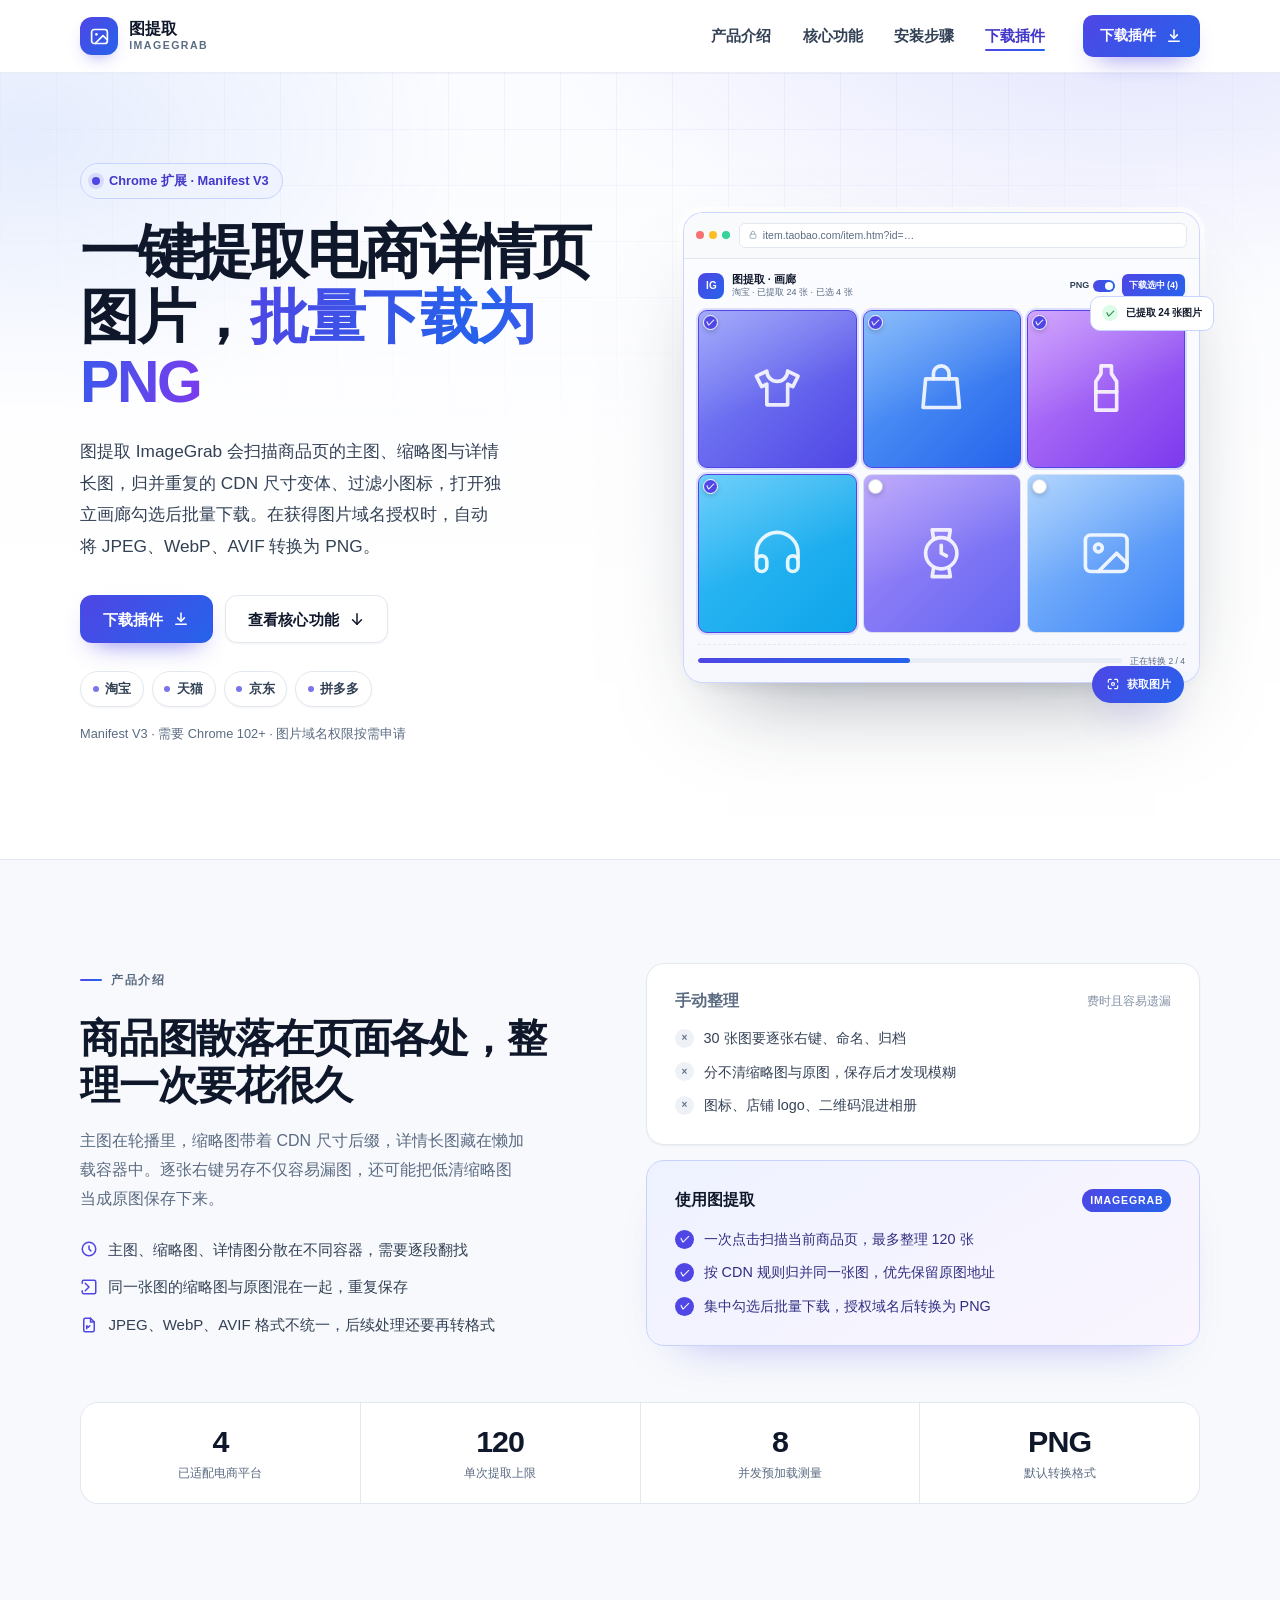
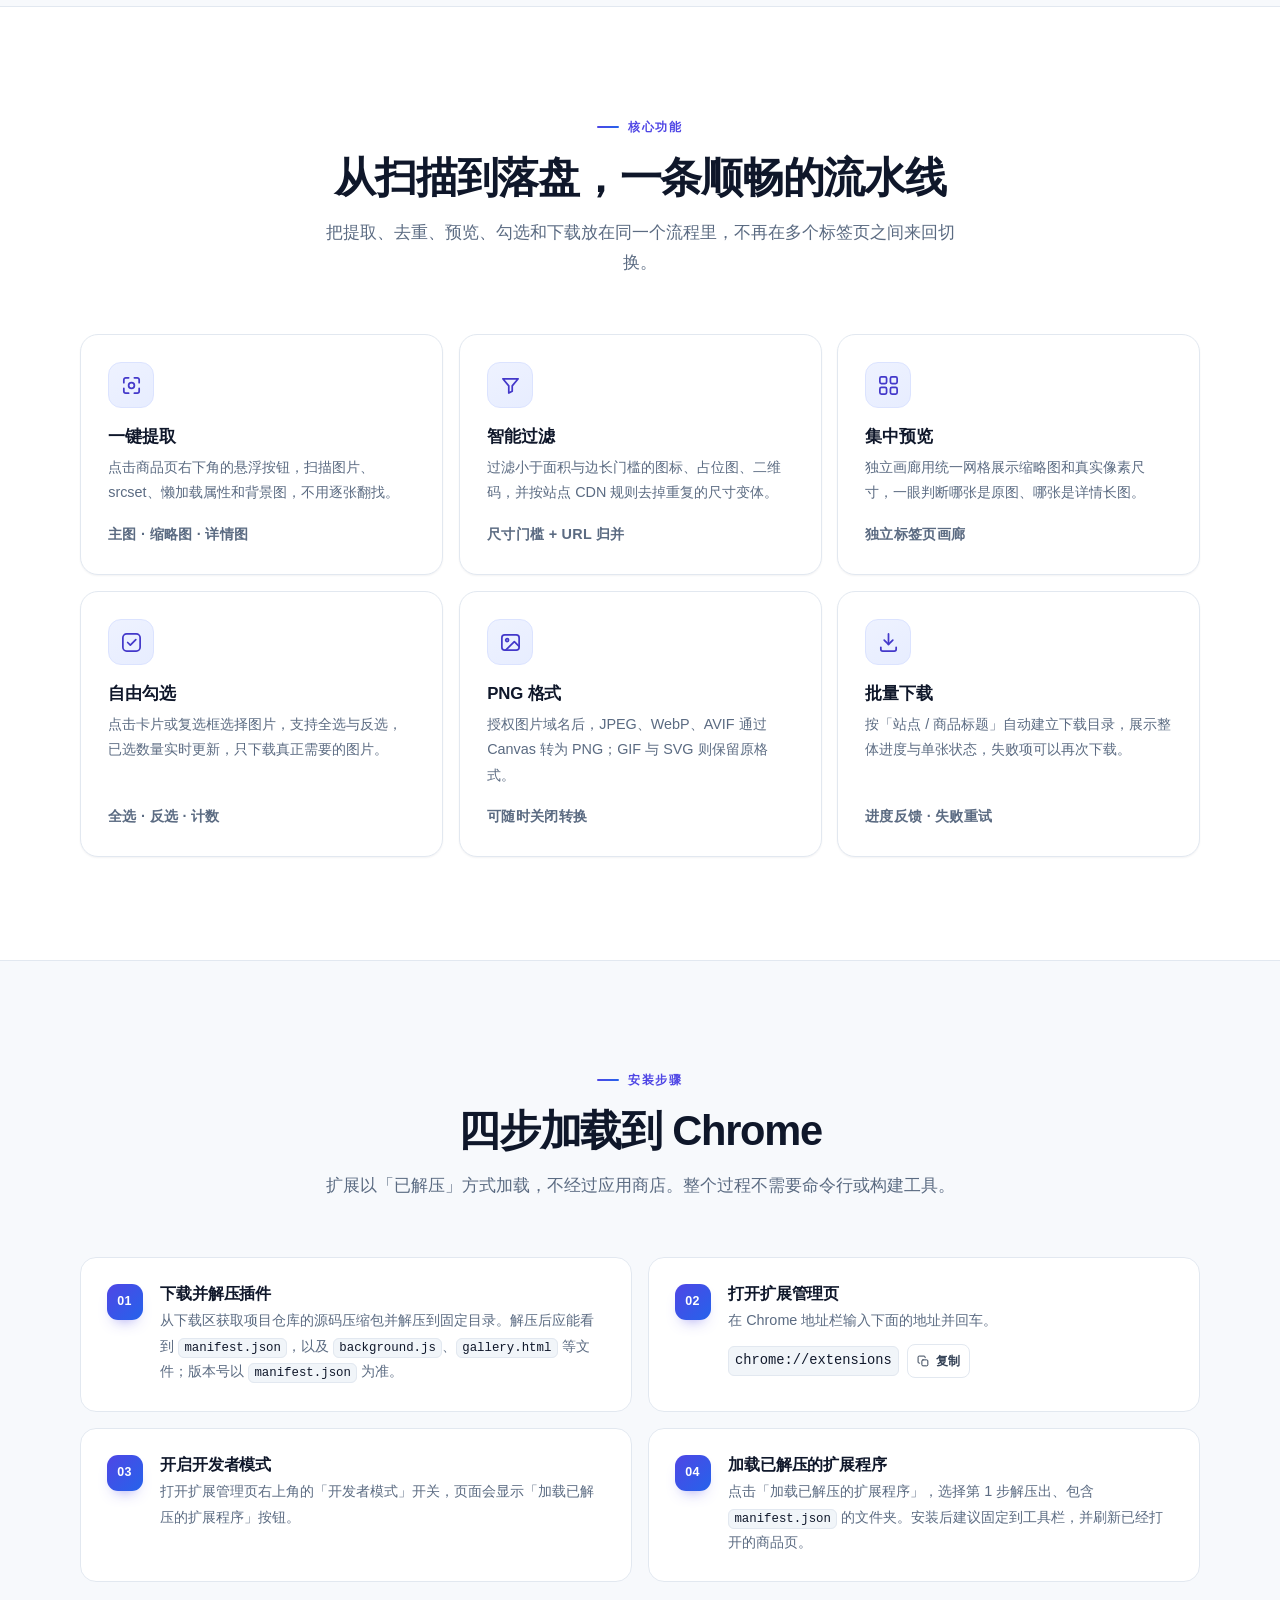
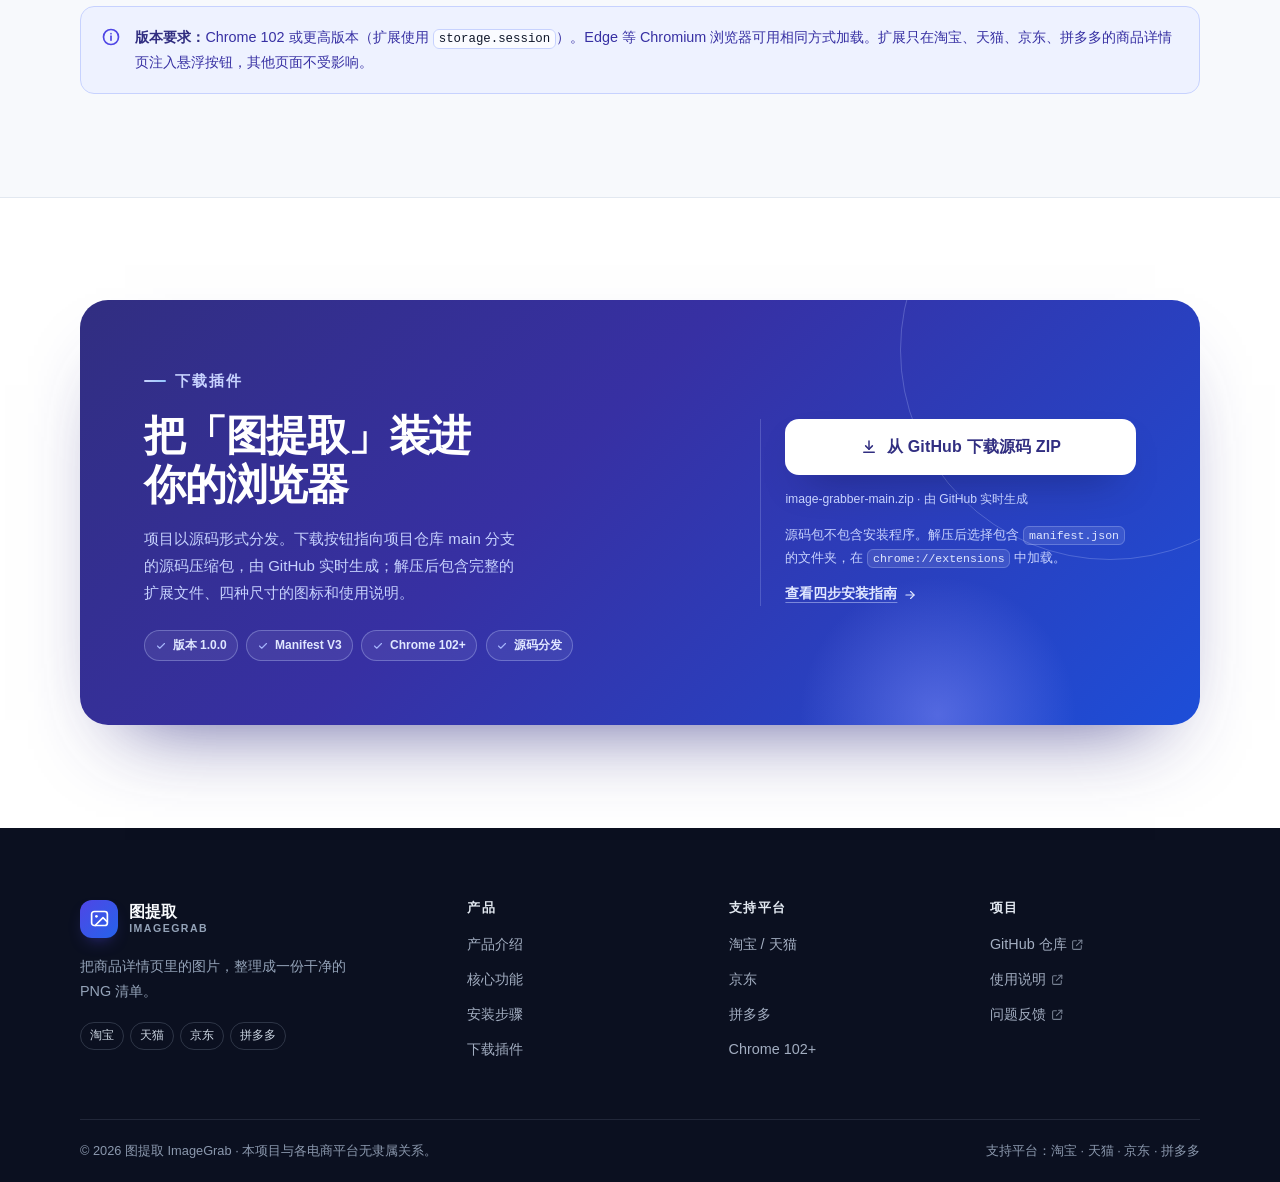
<file: docs/index.html>
<!DOCTYPE html>
<html lang="zh-CN">
<head>
  <meta charset="UTF-8">
  <meta name="viewport" content="width=device-width, initial-scale=1">
  <title>图提取 ImageGrab — 一键提取电商详情页图片，批量下载为 PNG</title>
  <meta name="description" content="图提取 ImageGrab 是 Chrome 电商图片提取扩展：在淘宝、天猫、京东、拼多多商品详情页一键扫描商品图，智能过滤重复与图标，集中勾选后批量下载，并尽可能转换为 PNG。">
  <meta name="theme-color" content="#4f46e5">
  <meta property="og:type" content="website">
  <meta property="og:title" content="图提取 ImageGrab — 电商图片提取与批量下载">
  <meta property="og:description" content="在淘宝、天猫、京东、拼多多商品页一键提取图片，筛选后批量下载为 PNG。">
  <link rel="icon" type="image/svg+xml" href="assets/logo.svg">
  <link rel="stylesheet" href="css/style.css">
  <script>document.documentElement.classList.add('js');</script>
</head>
<body>
  <a class="skip-link" href="#main">跳到主要内容</a>

  <header class="site-header" data-header>
    <div class="container header-inner">
      <a class="brand" href="#top" aria-label="图提取 ImageGrab 首页">
        <span class="brand-mark" aria-hidden="true">
          <svg viewBox="0 0 24 24" fill="none" stroke="currentColor" stroke-width="1.9" stroke-linecap="round" stroke-linejoin="round">
            <rect x="3" y="4" width="18" height="16" rx="3"></rect>
            <circle cx="8.5" cy="9.5" r="1.5" fill="currentColor" stroke="none"></circle>
            <path d="m21 16-5-5L7 20"></path>
          </svg>
        </span>
        <span class="brand-text">
          <span class="brand-name">图提取</span>
          <span class="brand-sub">ImageGrab</span>
        </span>
      </a>

      <nav class="site-nav" id="site-nav" aria-label="主导航" data-open="false">
        <ul class="nav-list">
          <li><a class="nav-link" href="#product" data-nav-link>产品介绍</a></li>
          <li><a class="nav-link" href="#features" data-nav-link>核心功能</a></li>
          <li><a class="nav-link" href="#install" data-nav-link>安装步骤</a></li>
          <li><a class="nav-link" href="#download" data-nav-link>下载插件</a></li>
        </ul>
        <a class="btn btn-primary btn-sm nav-cta" href="#download">
          下载插件
          <svg viewBox="0 0 24 24" fill="none" stroke="currentColor" stroke-width="2" stroke-linecap="round" stroke-linejoin="round" aria-hidden="true">
            <path d="M12 4v11"></path>
            <path d="m7.5 10.5 4.5 4.5 4.5-4.5"></path>
            <path d="M5 19h14"></path>
          </svg>
        </a>
      </nav>

      <button class="nav-toggle" type="button" data-nav-toggle aria-expanded="false" aria-controls="site-nav" aria-label="打开导航菜单">
        <span class="nav-toggle-bars" aria-hidden="true">
          <span></span>
          <span></span>
          <span></span>
        </span>
      </button>
    </div>
  </header>

  <main id="main">
    <!-- 首屏 -->
    <section class="hero" id="top">
      <div class="container hero-grid">
        <div class="hero-copy reveal">
          <p class="eyebrow"><span class="eyebrow-dot" aria-hidden="true"></span>Chrome 扩展 · Manifest V3</p>
          <h1>一键提取电商详情页图片，<span class="grad">批量下载为 PNG</span></h1>
          <p class="hero-lede">
            图提取 ImageGrab 会扫描商品页的主图、缩略图与详情长图，归并重复的 CDN 尺寸变体、过滤小图标，打开独立画廊勾选后批量下载。在获得图片域名授权时，自动将 JPEG、WebP、AVIF 转换为 PNG。
          </p>
          <div class="hero-actions">
            <a class="btn btn-primary" href="https://github.com/sd75c/image-grabber/archive/refs/heads/main.zip">
              下载插件
              <svg viewBox="0 0 24 24" fill="none" stroke="currentColor" stroke-width="2" stroke-linecap="round" stroke-linejoin="round" aria-hidden="true">
                <path d="M12 4v11"></path>
                <path d="m7.5 10.5 4.5 4.5 4.5-4.5"></path>
                <path d="M5 19h14"></path>
              </svg>
            </a>
            <a class="btn btn-ghost" href="#features">
              查看核心功能
              <svg viewBox="0 0 24 24" fill="none" stroke="currentColor" stroke-width="2" stroke-linecap="round" stroke-linejoin="round" aria-hidden="true">
                <path d="M12 5v14"></path>
                <path d="m6 13 6 6 6-6"></path>
              </svg>
            </a>
          </div>

          <ul class="platform-chips" aria-label="支持的电商平台">
            <li>淘宝</li>
            <li>天猫</li>
            <li>京东</li>
            <li>拼多多</li>
          </ul>
          <p class="hero-meta">Manifest V3 · 需要 Chrome 102+ · 图片域名权限按需申请</p>
        </div>

        <div class="hero-visual reveal" role="img" aria-label="ImageGrab 画廊界面示意图：已提取 24 张图片，勾选 4 张后批量转换并下载为 PNG">
          <div class="mock" aria-hidden="true">
            <div class="mock-browser">
              <div class="mock-bar">
                <span class="mock-dots"><i></i><i></i><i></i></span>
                <span class="mock-address">
                  <svg viewBox="0 0 24 24" fill="none" stroke="currentColor" stroke-width="2" stroke-linecap="round" stroke-linejoin="round">
                    <rect x="5" y="10" width="14" height="10" rx="2"></rect>
                    <path d="M8 10V7a4 4 0 0 1 8 0v3"></path>
                  </svg>
                  item.taobao.com/item.htm?id=…
                </span>
              </div>

              <div class="mock-app">
                <div class="mock-top">
                  <div class="mock-brand">
                    <span class="mock-logo">IG</span>
                    <span class="mock-name">
                      <strong>图提取 · 画廊</strong>
                      <small>淘宝 · 已提取 24 张 · 已选 4 张</small>
                    </span>
                  </div>
                  <div class="mock-tools">
                    <span class="mock-switch">PNG <span class="mock-switch-track"></span></span>
                    <span class="mock-btn">下载选中 (4)</span>
                  </div>
                </div>

                <div class="mock-grid">
                  <span class="mock-tile tile-1 is-selected">
                    <span class="tile-check">✓</span>
                    <svg viewBox="0 0 24 24" fill="none" stroke="currentColor" stroke-width="1.4" stroke-linecap="round" stroke-linejoin="round">
                      <path d="M8 5 4 7l2 4 2-1v8h8v-8l2 1 2-4-4-2a4 4 0 0 1-8 0Z"></path>
                    </svg>
                  </span>
                  <span class="mock-tile tile-2 is-selected">
                    <span class="tile-check">✓</span>
                    <svg viewBox="0 0 24 24" fill="none" stroke="currentColor" stroke-width="1.4" stroke-linecap="round" stroke-linejoin="round">
                      <path d="M6 8h12l1 11H5L6 8Z"></path>
                      <path d="M9 8V6a3 3 0 0 1 6 0v2"></path>
                    </svg>
                  </span>
                  <span class="mock-tile tile-3 is-selected">
                    <span class="tile-check">✓</span>
                    <svg viewBox="0 0 24 24" fill="none" stroke="currentColor" stroke-width="1.4" stroke-linecap="round" stroke-linejoin="round">
                      <path d="M10 3h4v3l2 3v11H8V9l2-3V3Z"></path>
                      <path d="M8 13h8"></path>
                    </svg>
                  </span>
                  <span class="mock-tile tile-4 is-selected">
                    <span class="tile-check">✓</span>
                    <svg viewBox="0 0 24 24" fill="none" stroke="currentColor" stroke-width="1.4" stroke-linecap="round" stroke-linejoin="round">
                      <path d="M4 14v-2a8 8 0 0 1 16 0v2"></path>
                      <rect x="4" y="13" width="4" height="6" rx="2"></rect>
                      <rect x="16" y="13" width="4" height="6" rx="2"></rect>
                    </svg>
                  </span>
                  <span class="mock-tile tile-5">
                    <span class="tile-check" aria-hidden="true"></span>
                    <svg viewBox="0 0 24 24" fill="none" stroke="currentColor" stroke-width="1.4" stroke-linecap="round" stroke-linejoin="round">
                      <circle cx="12" cy="12" r="6"></circle>
                      <path d="M9 6 8.5 3h7L15 6M9 18l-.5 3h7L15 18"></path>
                      <path d="M12 9v3l2 1"></path>
                    </svg>
                  </span>
                  <span class="mock-tile tile-6">
                    <span class="tile-check" aria-hidden="true"></span>
                    <svg viewBox="0 0 24 24" fill="none" stroke="currentColor" stroke-width="1.4" stroke-linecap="round" stroke-linejoin="round">
                      <rect x="4" y="5" width="16" height="14" rx="2"></rect>
                      <circle cx="9" cy="10" r="1.5"></circle>
                      <path d="m20 16-4-4-7 7"></path>
                    </svg>
                  </span>
                </div>

                <div class="mock-foot">
                  <span class="mock-progress"><span></span></span>
                  <span class="mock-progress-label">正在转换 2 / 4</span>
                </div>
              </div>
            </div>

            <div class="mock-toast"><span class="toast-check">✓</span>已提取 24 张图片</div>
            <div class="mock-fab">
              <svg viewBox="0 0 24 24" fill="none" stroke="currentColor" stroke-width="2" stroke-linecap="round" stroke-linejoin="round">
                <path d="M4 9V6a2 2 0 0 1 2-2h3"></path>
                <path d="M20 9V6a2 2 0 0 0-2-2h-3"></path>
                <path d="M4 15v3a2 2 0 0 0 2 2h3"></path>
                <path d="M20 15v3a2 2 0 0 1-2 2h-3"></path>
                <circle cx="12" cy="12" r="2.5"></circle>
              </svg>
              获取图片
            </div>
          </div>
        </div>
      </div>
    </section>

    <!-- 产品介绍 -->
    <section class="section section-alt" id="product">
      <div class="container">
        <div class="intro-grid">
          <div class="intro-copy reveal">
            <p class="kicker">产品介绍</p>
            <h2>商品图散落在页面各处，整理一次要花很久</h2>
            <p>
              主图在轮播里，缩略图带着 CDN 尺寸后缀，详情长图藏在懒加载容器中。逐张右键另存不仅容易漏图，还可能把低清缩略图当成原图保存下来。
            </p>
            <ul class="intro-points">
              <li>
                <svg viewBox="0 0 24 24" fill="none" stroke="currentColor" stroke-width="2" stroke-linecap="round" stroke-linejoin="round" aria-hidden="true">
                  <circle cx="12" cy="12" r="9"></circle>
                  <path d="M12 8v4l2.5 2.5"></path>
                </svg>
                主图、缩略图、详情图分散在不同容器，需要逐段翻找
              </li>
              <li>
                <svg viewBox="0 0 24 24" fill="none" stroke="currentColor" stroke-width="2" stroke-linecap="round" stroke-linejoin="round" aria-hidden="true">
                  <path d="M3 7V5a2 2 0 0 1 2-2h14a2 2 0 0 1 2 2v14a2 2 0 0 1-2 2H5a2 2 0 0 1-2-2v-2"></path>
                  <path d="m7 7 5 5-5 5"></path>
                </svg>
                同一张图的缩略图与原图混在一起，重复保存
              </li>
              <li>
                <svg viewBox="0 0 24 24" fill="none" stroke="currentColor" stroke-width="2" stroke-linecap="round" stroke-linejoin="round" aria-hidden="true">
                  <path d="M14 3H7a2 2 0 0 0-2 2v14a2 2 0 0 0 2 2h10a2 2 0 0 0 2-2V8l-5-5Z"></path>
                  <path d="M14 3v5h5"></path>
                  <path d="M9 17v-4m0 0 2 2 2-2"></path>
                </svg>
                JPEG、WebP、AVIF 格式不统一，后续处理还要再转格式
              </li>
            </ul>
          </div>

          <div class="compare reveal">
            <div class="compare-col compare-before">
              <div class="compare-head">
                <h3>手动整理</h3>
                <span class="compare-label">费时且容易遗漏</span>
              </div>
              <ul class="compare-list">
                <li><span class="mark mark-x" aria-hidden="true">×</span>30 张图要逐张右键、命名、归档</li>
                <li><span class="mark mark-x" aria-hidden="true">×</span>分不清缩略图与原图，保存后才发现模糊</li>
                <li><span class="mark mark-x" aria-hidden="true">×</span>图标、店铺 logo、二维码混进相册</li>
              </ul>
            </div>
            <div class="compare-col compare-after">
              <div class="compare-head">
                <h3>使用图提取</h3>
                <span class="compare-badge">ImageGrab</span>
              </div>
              <ul class="compare-list">
                <li><span class="mark mark-check" aria-hidden="true">✓</span>一次点击扫描当前商品页，最多整理 120 张</li>
                <li><span class="mark mark-check" aria-hidden="true">✓</span>按 CDN 规则归并同一张图，优先保留原图地址</li>
                <li><span class="mark mark-check" aria-hidden="true">✓</span>集中勾选后批量下载，授权域名后转换为 PNG</li>
              </ul>
            </div>
          </div>
        </div>

        <div class="stats reveal" aria-label="产品数据">
          <div class="stat">
            <strong>4</strong>
            <span>已适配电商平台</span>
          </div>
          <div class="stat">
            <strong>120</strong>
            <span>单次提取上限</span>
          </div>
          <div class="stat">
            <strong>8</strong>
            <span>并发预加载测量</span>
          </div>
          <div class="stat">
            <strong>PNG</strong>
            <span>默认转换格式</span>
          </div>
        </div>
      </div>
    </section>

    <!-- 核心功能 -->
    <section class="section" id="features">
      <div class="container">
        <div class="section-head reveal">
          <p class="kicker">核心功能</p>
          <h2>从扫描到落盘，一条顺畅的流水线</h2>
          <p class="section-lede">把提取、去重、预览、勾选和下载放在同一个流程里，不再在多个标签页之间来回切换。</p>
        </div>

        <div class="feature-grid" data-reveal-group>
          <article class="feature-card reveal">
            <span class="feature-icon" aria-hidden="true">
              <svg viewBox="0 0 24 24" fill="none" stroke="currentColor" stroke-width="1.8" stroke-linecap="round" stroke-linejoin="round">
                <path d="M4 9V6a2 2 0 0 1 2-2h3"></path>
                <path d="M20 9V6a2 2 0 0 0-2-2h-3"></path>
                <path d="M4 15v3a2 2 0 0 0 2 2h3"></path>
                <path d="M20 15v3a2 2 0 0 1-2 2h-3"></path>
                <circle cx="12" cy="12" r="3"></circle>
              </svg>
            </span>
            <h3>一键提取</h3>
            <p>点击商品页右下角的悬浮按钮，扫描图片、srcset、懒加载属性和背景图，不用逐张翻找。</p>
            <p class="feature-note">主图 · 缩略图 · 详情图</p>
          </article>

          <article class="feature-card reveal">
            <span class="feature-icon" aria-hidden="true">
              <svg viewBox="0 0 24 24" fill="none" stroke="currentColor" stroke-width="1.8" stroke-linecap="round" stroke-linejoin="round">
                <path d="M4 5h16l-6.2 7.4V18l-3.6 1.8v-7.4L4 5Z"></path>
              </svg>
            </span>
            <h3>智能过滤</h3>
            <p>过滤小于面积与边长门槛的图标、占位图、二维码，并按站点 CDN 规则去掉重复的尺寸变体。</p>
            <p class="feature-note">尺寸门槛 + URL 归并</p>
          </article>

          <article class="feature-card reveal">
            <span class="feature-icon" aria-hidden="true">
              <svg viewBox="0 0 24 24" fill="none" stroke="currentColor" stroke-width="1.8" stroke-linecap="round" stroke-linejoin="round">
                <rect x="3" y="3" width="7" height="7" rx="1.6"></rect>
                <rect x="14" y="3" width="7" height="7" rx="1.6"></rect>
                <rect x="3" y="14" width="7" height="7" rx="1.6"></rect>
                <rect x="14" y="14" width="7" height="7" rx="1.6"></rect>
              </svg>
            </span>
            <h3>集中预览</h3>
            <p>独立画廊用统一网格展示缩略图和真实像素尺寸，一眼判断哪张是原图、哪张是详情长图。</p>
            <p class="feature-note">独立标签页画廊</p>
          </article>

          <article class="feature-card reveal">
            <span class="feature-icon" aria-hidden="true">
              <svg viewBox="0 0 24 24" fill="none" stroke="currentColor" stroke-width="1.8" stroke-linecap="round" stroke-linejoin="round">
                <rect x="3" y="3" width="18" height="18" rx="4"></rect>
                <path d="m8 12 2.8 2.8L16.5 9"></path>
              </svg>
            </span>
            <h3>自由勾选</h3>
            <p>点击卡片或复选框选择图片，支持全选与反选，已选数量实时更新，只下载真正需要的图片。</p>
            <p class="feature-note">全选 · 反选 · 计数</p>
          </article>

          <article class="feature-card reveal">
            <span class="feature-icon" aria-hidden="true">
              <svg viewBox="0 0 24 24" fill="none" stroke="currentColor" stroke-width="1.8" stroke-linecap="round" stroke-linejoin="round">
                <rect x="3" y="4" width="18" height="16" rx="3"></rect>
                <circle cx="8.5" cy="9.5" r="1.5"></circle>
                <path d="m21 16-5-5L7 20"></path>
              </svg>
            </span>
            <h3>PNG 格式</h3>
            <p>授权图片域名后，JPEG、WebP、AVIF 通过 Canvas 转为 PNG；GIF 与 SVG 则保留原格式。</p>
            <p class="feature-note">可随时关闭转换</p>
          </article>

          <article class="feature-card reveal">
            <span class="feature-icon" aria-hidden="true">
              <svg viewBox="0 0 24 24" fill="none" stroke="currentColor" stroke-width="1.8" stroke-linecap="round" stroke-linejoin="round">
                <path d="M12 3v11"></path>
                <path d="m7.5 9.5 4.5 4.5 4.5-4.5"></path>
                <path d="M4 17v2a2 2 0 0 0 2 2h12a2 2 0 0 0 2-2v-2"></path>
              </svg>
            </span>
            <h3>批量下载</h3>
            <p>按「站点 / 商品标题」自动建立下载目录，展示整体进度与单张状态，失败项可以再次下载。</p>
            <p class="feature-note">进度反馈 · 失败重试</p>
          </article>
        </div>
      </div>
    </section>

    <!-- 安装步骤 -->
    <section class="section section-alt" id="install">
      <div class="container">
        <div class="section-head reveal">
          <p class="kicker">安装步骤</p>
          <h2>四步加载到 Chrome</h2>
          <p class="section-lede">扩展以「已解压」方式加载，不经过应用商店。整个过程不需要命令行或构建工具。</p>
        </div>

        <ol class="steps" data-reveal-group>
          <li class="step reveal">
            <span class="step-num" aria-hidden="true">01</span>
            <div class="step-body">
              <h3>下载并解压插件</h3>
              <p>从下载区获取项目仓库的源码压缩包并解压到固定目录。解压后应能看到 <code>manifest.json</code>，以及 <code>background.js</code>、<code>gallery.html</code> 等文件；版本号以 <code>manifest.json</code> 为准。</p>
            </div>
          </li>

          <li class="step reveal">
            <span class="step-num" aria-hidden="true">02</span>
            <div class="step-body">
              <h3>打开扩展管理页</h3>
              <p>在 Chrome 地址栏输入下面的地址并回车。</p>
              <div class="copy-row">
                <code>chrome://extensions</code>
                <button class="copy-btn" type="button" data-copy="chrome://extensions" aria-label="复制扩展管理页地址">
                  <svg viewBox="0 0 24 24" fill="none" stroke="currentColor" stroke-width="1.8" stroke-linecap="round" stroke-linejoin="round" aria-hidden="true">
                    <rect x="9" y="9" width="11" height="11" rx="2"></rect>
                    <path d="M5 15H4a2 2 0 0 1-2-2V4a2 2 0 0 1 2-2h9a2 2 0 0 1 2 2v1"></path>
                  </svg>
                  <span>复制</span>
                </button>
                <span class="copy-status" data-copy-status role="status" aria-live="polite"></span>
              </div>
            </div>
          </li>

          <li class="step reveal">
            <span class="step-num" aria-hidden="true">03</span>
            <div class="step-body">
              <h3>开启开发者模式</h3>
              <p>打开扩展管理页右上角的「开发者模式」开关，页面会显示「加载已解压的扩展程序」按钮。</p>
            </div>
          </li>

          <li class="step reveal">
            <span class="step-num" aria-hidden="true">04</span>
            <div class="step-body">
              <h3>加载已解压的扩展程序</h3>
              <p>点击「加载已解压的扩展程序」，选择第 1 步解压出、包含 <code>manifest.json</code> 的文件夹。安装后建议固定到工具栏，并刷新已经打开的商品页。</p>
            </div>
          </li>
        </ol>

        <aside class="install-note reveal">
          <svg viewBox="0 0 24 24" fill="none" stroke="currentColor" stroke-width="2" stroke-linecap="round" stroke-linejoin="round" aria-hidden="true">
            <circle cx="12" cy="12" r="9"></circle>
            <path d="M12 11v5"></path>
            <path d="M12 8h.01"></path>
          </svg>
          <p>
            <strong>版本要求：</strong>Chrome 102 或更高版本（扩展使用 <code>storage.session</code>）。Edge 等 Chromium 浏览器可用相同方式加载。扩展只在淘宝、天猫、京东、拼多多的商品详情页注入悬浮按钮，其他页面不受影响。
          </p>
        </aside>
      </div>
    </section>

    <!-- 下载区域 -->
    <section class="section" id="download">
      <div class="container">
        <div class="download-card reveal">
          <div class="download-copy">
            <p class="kicker">下载插件</p>
            <h2>把「图提取」装进你的浏览器</h2>
            <p>
              项目以源码形式分发。下载按钮指向项目仓库 main 分支的源码压缩包，由 GitHub 实时生成；解压后包含完整的扩展文件、四种尺寸的图标和使用说明。
            </p>
            <ul class="download-facts">
              <li>
                <svg viewBox="0 0 24 24" fill="none" stroke="currentColor" stroke-width="2.2" stroke-linecap="round" stroke-linejoin="round" aria-hidden="true"><path d="m5 12 4.5 4.5L19 7"></path></svg>
                版本 1.0.0
              </li>
              <li>
                <svg viewBox="0 0 24 24" fill="none" stroke="currentColor" stroke-width="2.2" stroke-linecap="round" stroke-linejoin="round" aria-hidden="true"><path d="m5 12 4.5 4.5L19 7"></path></svg>
                Manifest V3
              </li>
              <li>
                <svg viewBox="0 0 24 24" fill="none" stroke="currentColor" stroke-width="2.2" stroke-linecap="round" stroke-linejoin="round" aria-hidden="true"><path d="m5 12 4.5 4.5L19 7"></path></svg>
                Chrome 102+
              </li>
              <li>
                <svg viewBox="0 0 24 24" fill="none" stroke="currentColor" stroke-width="2.2" stroke-linecap="round" stroke-linejoin="round" aria-hidden="true"><path d="m5 12 4.5 4.5L19 7"></path></svg>
                源码分发
              </li>
            </ul>
          </div>

          <div class="download-action">
            <a class="btn btn-light btn-lg" href="https://github.com/sd75c/image-grabber/archive/refs/heads/main.zip">
              <svg viewBox="0 0 24 24" fill="none" stroke="currentColor" stroke-width="2" stroke-linecap="round" stroke-linejoin="round" aria-hidden="true">
                <path d="M12 4v11"></path>
                <path d="m7.5 10.5 4.5 4.5 4.5-4.5"></path>
                <path d="M5 19h14"></path>
              </svg>
              从 GitHub 下载源码 ZIP
            </a>
            <p class="download-file">image-grabber-main.zip · 由 GitHub 实时生成</p>
            <p class="download-hint">源码包不包含安装程序。解压后选择包含 <code>manifest.json</code> 的文件夹，在 <code>chrome://extensions</code> 中加载。</p>
            <a class="link-light" href="#install">
              查看四步安装指南
              <svg viewBox="0 0 24 24" fill="none" stroke="currentColor" stroke-width="2" stroke-linecap="round" stroke-linejoin="round" aria-hidden="true">
                <path d="M5 12h14"></path>
                <path d="m13 6 6 6-6 6"></path>
              </svg>
            </a>
          </div>
        </div>
      </div>
    </section>
  </main>

  <footer class="site-footer">
    <div class="container footer-grid">
      <div class="footer-brand">
        <a class="brand" href="#top" aria-label="图提取 ImageGrab 首页">
          <span class="brand-mark" aria-hidden="true">
            <svg viewBox="0 0 24 24" fill="none" stroke="currentColor" stroke-width="1.9" stroke-linecap="round" stroke-linejoin="round">
              <rect x="3" y="4" width="18" height="16" rx="3"></rect>
              <circle cx="8.5" cy="9.5" r="1.5" fill="currentColor" stroke="none"></circle>
              <path d="m21 16-5-5L7 20"></path>
            </svg>
          </span>
          <span class="brand-text">
            <span class="brand-name">图提取</span>
            <span class="brand-sub">ImageGrab</span>
          </span>
        </a>
        <p>把商品详情页里的图片，整理成一份干净的 PNG 清单。</p>
        <div class="footer-tags" aria-label="支持平台">
          <span>淘宝</span>
          <span>天猫</span>
          <span>京东</span>
          <span>拼多多</span>
        </div>
      </div>

      <nav class="footer-col" aria-label="页脚产品导航">
        <h2>产品</h2>
        <ul>
          <li><a href="#product">产品介绍</a></li>
          <li><a href="#features">核心功能</a></li>
          <li><a href="#install">安装步骤</a></li>
          <li><a href="#download">下载插件</a></li>
        </ul>
      </nav>

      <div class="footer-col">
        <h2>支持平台</h2>
        <ul>
          <li><a href="#product">淘宝 / 天猫</a></li>
          <li><a href="#product">京东</a></li>
          <li><a href="#product">拼多多</a></li>
          <li><span class="footer-plain">Chrome 102+</span></li>
        </ul>
      </div>

      <div class="footer-col">
        <h2>项目</h2>
        <ul>
          <li>
            <a href="https://github.com/sd75c/image-grabber" target="_blank" rel="noopener noreferrer">
              GitHub 仓库
              <svg viewBox="0 0 24 24" fill="none" stroke="currentColor" stroke-width="2" stroke-linecap="round" stroke-linejoin="round" aria-hidden="true">
                <path d="M14 4h6v6"></path>
                <path d="M20 4 10 14"></path>
                <path d="M19 14v5a2 2 0 0 1-2 2H5a2 2 0 0 1-2-2V7a2 2 0 0 1 2-2h5"></path>
              </svg>
            </a>
          </li>
          <li>
            <a href="https://github.com/sd75c/image-grabber#readme" target="_blank" rel="noopener noreferrer">
              使用说明
              <svg viewBox="0 0 24 24" fill="none" stroke="currentColor" stroke-width="2" stroke-linecap="round" stroke-linejoin="round" aria-hidden="true">
                <path d="M14 4h6v6"></path>
                <path d="M20 4 10 14"></path>
                <path d="M19 14v5a2 2 0 0 1-2 2H5a2 2 0 0 1-2-2V7a2 2 0 0 1 2-2h5"></path>
              </svg>
            </a>
          </li>
          <li>
            <a href="https://github.com/sd75c/image-grabber/issues" target="_blank" rel="noopener noreferrer">
              问题反馈
              <svg viewBox="0 0 24 24" fill="none" stroke="currentColor" stroke-width="2" stroke-linecap="round" stroke-linejoin="round" aria-hidden="true">
                <path d="M14 4h6v6"></path>
                <path d="M20 4 10 14"></path>
                <path d="M19 14v5a2 2 0 0 1-2 2H5a2 2 0 0 1-2-2V7a2 2 0 0 1 2-2h5"></path>
              </svg>
            </a>
          </li>
        </ul>
      </div>
    </div>

    <div class="container footer-bottom">
      <p>© <span data-year>2026</span> 图提取 ImageGrab · 本项目与各电商平台无隶属关系。</p>
      <p>支持平台：淘宝 · 天猫 · 京东 · 拼多多</p>
    </div>
  </footer>

  <script src="js/main.js"></script>
</body>
</html>
</file>
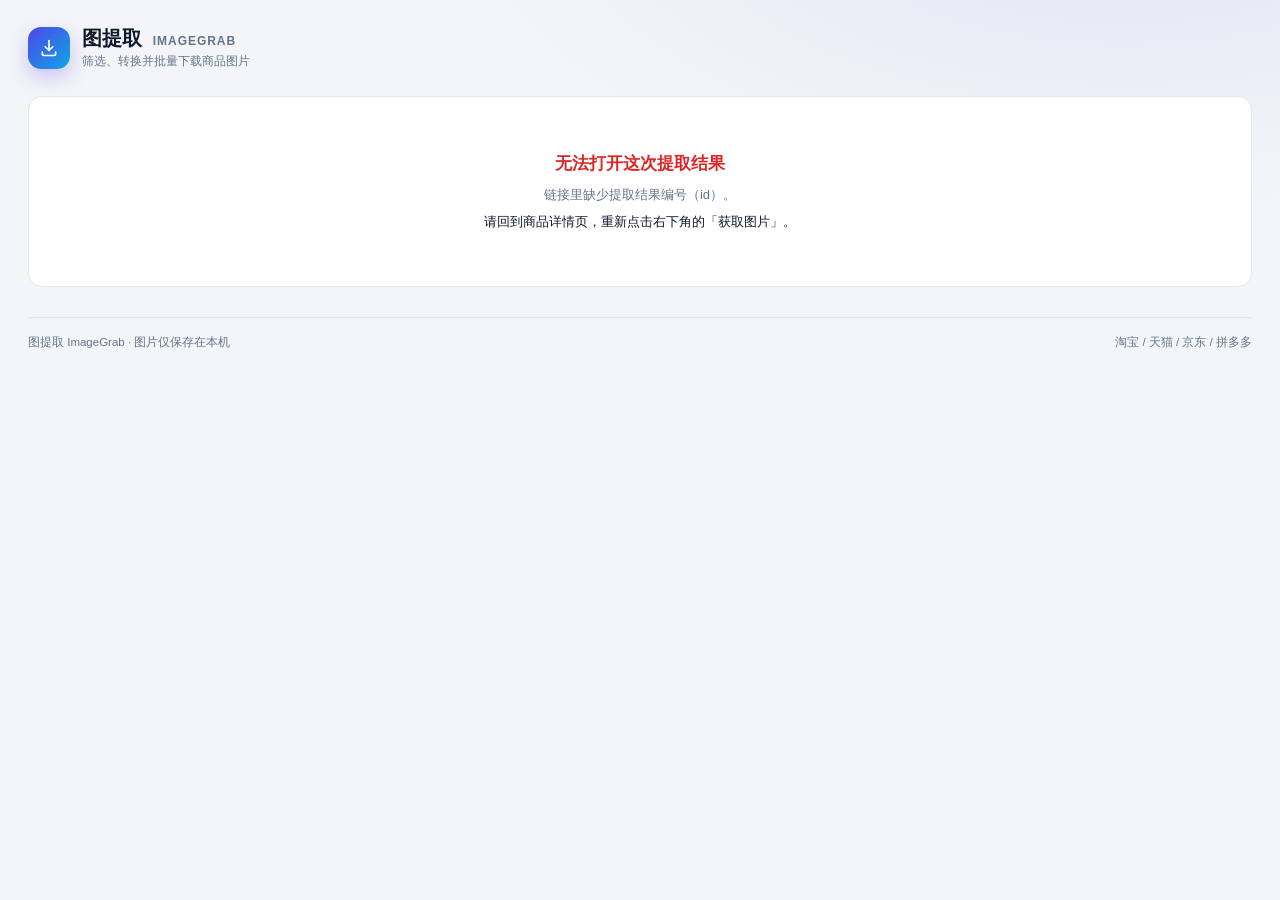
<file: gallery.html>
<!DOCTYPE html>
<html lang="zh-CN">
<head>
  <meta charset="utf-8">
  <meta name="viewport" content="width=device-width, initial-scale=1">
  <meta name="color-scheme" content="light dark">
  <title>图提取 ImageGrab</title>
  <link rel="icon" type="image/png" href="icons/icon32.png">
  <link rel="stylesheet" href="gallery.css">
</head>
<body>
  <div class="app">
    <header class="topbar">
      <div class="brand">
        <span class="brand__mark" aria-hidden="true">
          <svg viewBox="0 0 24 24" width="20" height="20" fill="none" stroke="currentColor"
               stroke-width="2" stroke-linecap="round" stroke-linejoin="round">
            <path d="M12 3v11"></path>
            <path d="M7.5 10.5 12 15l4.5-4.5"></path>
            <path d="M4 17v2a2 2 0 0 0 2 2h12a2 2 0 0 0 2-2v-2"></path>
          </svg>
        </span>
        <div class="brand__text">
          <h1 class="brand__title">图提取 <span>ImageGrab</span></h1>
          <p class="brand__tagline">筛选、转换并批量下载商品图片</p>
        </div>
      </div>
      <a class="btn btn--ghost" id="page-link" href="#" target="_blank" rel="noreferrer noopener" hidden>打开商品页</a>
    </header>

    <main class="main">
      <section class="capture">
        <h2 class="capture__title" id="capture-title">正在读取提取结果…</h2>
        <p class="capture__meta" id="capture-meta"></p>
      </section>

      <section class="panel toolbar" id="toolbar">
        <label class="select-all">
          <input type="checkbox" id="btn-select-all" checked>
          <span>全选</span>
        </label>
        <button type="button" class="btn btn--ghost" id="btn-invert">反选</button>
        <span class="selected" id="selected-count">已选 0 / 0</span>
        <span class="toolbar__spacer"></span>
        <label class="switch" title="将 JPEG / WebP / AVIF 转为 PNG。首次转换会请求图片域名权限。">
          <input type="checkbox" id="png-toggle" checked>
          <span class="switch__track" aria-hidden="true"><span class="switch__thumb"></span></span>
          <span class="switch__text">转换为 PNG</span>
        </label>
        <button type="button" class="btn btn--primary" id="btn-download" disabled>下载选中</button>
      </section>

      <p class="hint" id="hint">
        下载时勾选「转换为 PNG」会按需申请图片域名权限；拒绝授权也会自动改为直接下载原图。
      </p>

      <div class="banner" id="banner" role="status" aria-live="polite" hidden></div>

      <section class="panel progress" id="progress" hidden>
        <div class="progress__track" role="progressbar" aria-valuemin="0" aria-valuemax="100">
          <div class="progress__bar" id="progress-bar"></div>
        </div>
        <p class="progress__text" id="progress-text"></p>
      </section>

      <section class="grid" id="grid" aria-label="提取到的图片"></section>

      <section class="state" id="empty-state" hidden>
        <h2>没有可显示的图片</h2>
        <p>回到商品页滚动加载图片后，重新点击「获取图片」。</p>
      </section>

      <section class="state state--fatal" id="fatal" hidden>
        <h2>无法打开这次提取结果</h2>
        <p id="fatal-text"></p>
        <p class="state__hint">请回到商品详情页，重新点击右下角的「获取图片」。</p>
      </section>
    </main>

    <footer class="footer">
      <span>图提取 ImageGrab · 图片仅保存在本机</span>
      <span>淘宝 / 天猫 / 京东 / 拼多多</span>
    </footer>
  </div>

  <script src="gallery.js"></script>
</body>
</html>
</file>
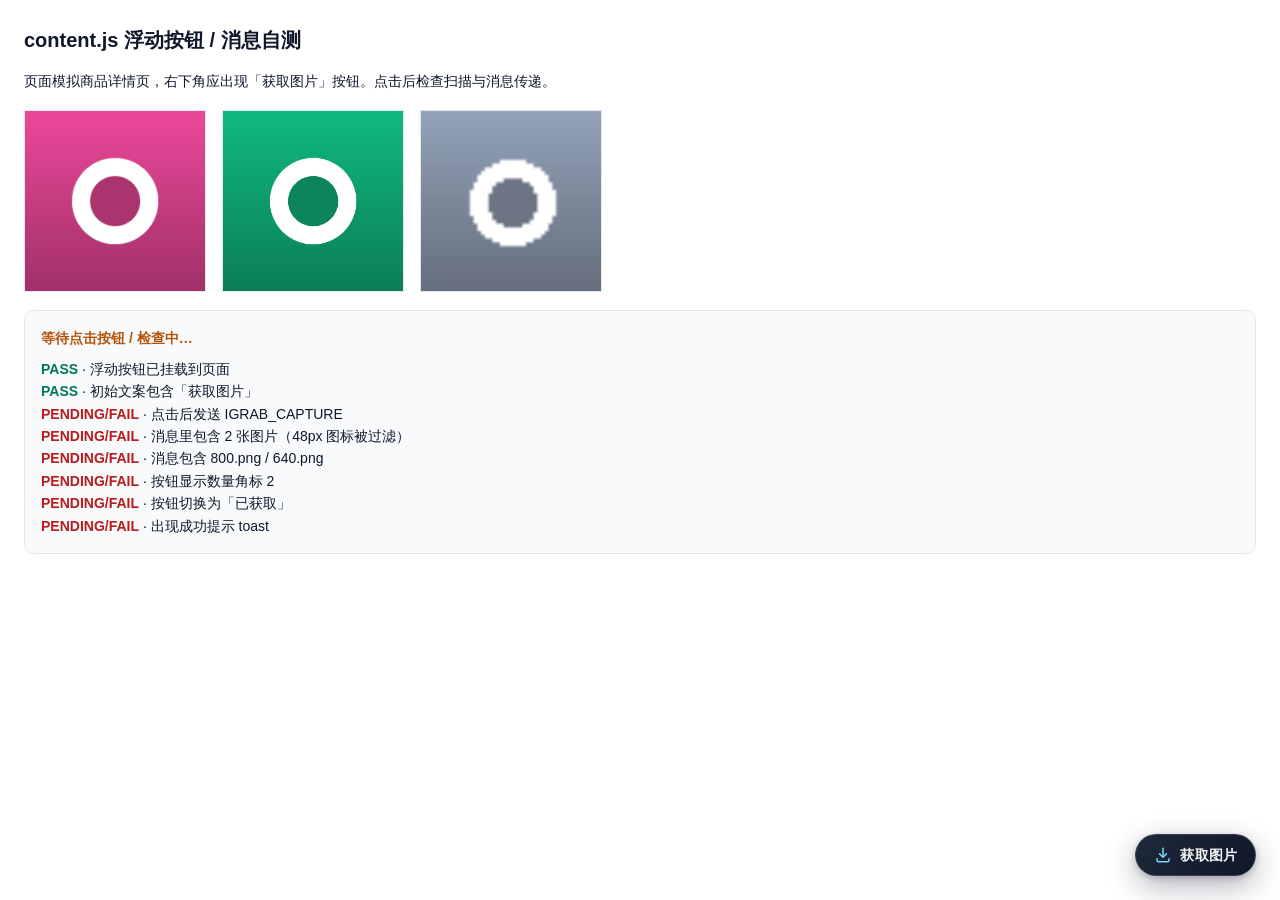
<file: tools/content-ui-harness.html>
<!DOCTYPE html>
<html lang="zh-CN">
<head>
  <meta charset="utf-8">
  <title>ImageGrab 浮动按钮自测</title>
  <link rel="stylesheet" href="../content.css">
  <style>
    body { font: 14px/1.6 -apple-system, "Segoe UI", "Microsoft YaHei", sans-serif; margin: 24px; color: #0f172a; padding-bottom: 140px; }
    h1 { font-size: 20px; margin: 0 0 12px; }
    .gallery { display: flex; flex-wrap: wrap; gap: 16px; margin: 18px 0; }
    .gallery img { width: 180px; height: 180px; object-fit: cover; border: 1px solid #e2e8f0; }
    .icon { width: 48px; height: 48px; }
    #report { border: 1px solid #e2e8f0; border-radius: 10px; padding: 16px; background: #f8fafc; }
    .pass { color: #047857; font-weight: 600; }
    .fail { color: #b91c1c; font-weight: 600; }
  </style>
</head>
<body>
  <h1>content.js 浮动按钮 / 消息自测</h1>
  <p>页面模拟商品详情页，右下角应出现「获取图片」按钮。点击后检查扫描与消息传递。</p>

  <div class="gallery">
    <img src="fixtures/800.png" alt="800">
    <img src="fixtures/640.png" alt="640">
    <img class="icon" src="fixtures/48.png" alt="48">
  </div>

  <div id="report">等待点击…</div>

  <script>
    window.__IMAGEGRAB_TEST_HOOK__ = true;
    window.__IMAGEGRAB_TEST_SITE__ = {
      id: 'harness',
      name: '本地自测',
      selectors: ['.gallery img'],
      bgSelectors: []
    };
    window.chrome = {
      runtime: {
        onMessage: { addListener: function () {} },
        sendMessage: function (message) {
          window.__sent = message;
          return Promise.resolve({ ok: true, count: message.payload.images.length });
        }
      }
    };
  </script>
  <script src="../content.js"></script>
  <script>
    (function watchUi() {
      var sentAt = 0;
      var snapshot = null;

      function collect() {
        var host = document.getElementById('igrab-host');
        var button = host && host.querySelector('.igrab-fab');
        var count = host && host.querySelector('.igrab-count');
        var toast = host && host.querySelector('.igrab-toast');
        var sent = window.__sent;

        if (sent && !sentAt) {
          sentAt = Date.now();
          setTimeout(function () {
            snapshot = {
              label: button ? button.querySelector('.igrab-label').textContent : '',
              count: count ? count.textContent : '',
              countHidden: count ? count.hidden : true,
              toast: toast ? toast.textContent : '',
              toastVisible: toast ? toast.classList.contains('is-visible') : false
            };
            render();
          }, 350);
        }

        render();

        function render() {
          var names = sent
            ? sent.payload.images.map(function (item) {
                return new URL(item.url).pathname.split('/').pop();
              })
            : [];

          var checks = [
            ['浮动按钮已挂载到页面', !!button],
            ['初始文案包含「获取图片」', !!button && button.textContent.indexOf('获取图片') !== -1],
            ['点击后发送 IGRAB_CAPTURE', !!sent && sent.type === 'IGRAB_CAPTURE'],
            ['消息里包含 2 张图片（48px 图标被过滤）', !!sent && sent.payload.images.length === 2],
            ['消息包含 800.png / 640.png', names.indexOf('800.png') !== -1 && names.indexOf('640.png') !== -1],
            ['按钮显示数量角标 2', !!snapshot && snapshot.count === '2' && snapshot.countHidden === false],
            ['按钮切换为「已获取」', !!snapshot && snapshot.label === '已获取'],
            ['出现成功提示 toast', !!snapshot && snapshot.toastVisible && snapshot.toast.indexOf('已提取 2 张图片') !== -1]
          ];

          var html = checks.map(function (check) {
            return '<div><span class="' + (check[1] ? 'pass' : 'fail') + '">' +
              (check[1] ? 'PASS' : 'PENDING/FAIL') + '</span> · ' + check[0] + '</div>';
          }).join('');

          var allPassed = checks.every(function (check) { return check[1]; });
          document.getElementById('report').innerHTML =
            '<div style="font-weight:700;margin-bottom:8px;color:' + (allPassed ? '#047857' : '#b45309') + '">' +
            (allPassed ? 'ALL CHECKS PASSED' : '等待点击按钮 / 检查中…') + '</div>' + html;
          document.title = (allPassed ? 'PASS ' : 'RUNNING ') + '浮动按钮自测';
        }
      }

      setInterval(collect, 250);
      collect();
    })();
  </script>
</body>
</html>
</file>
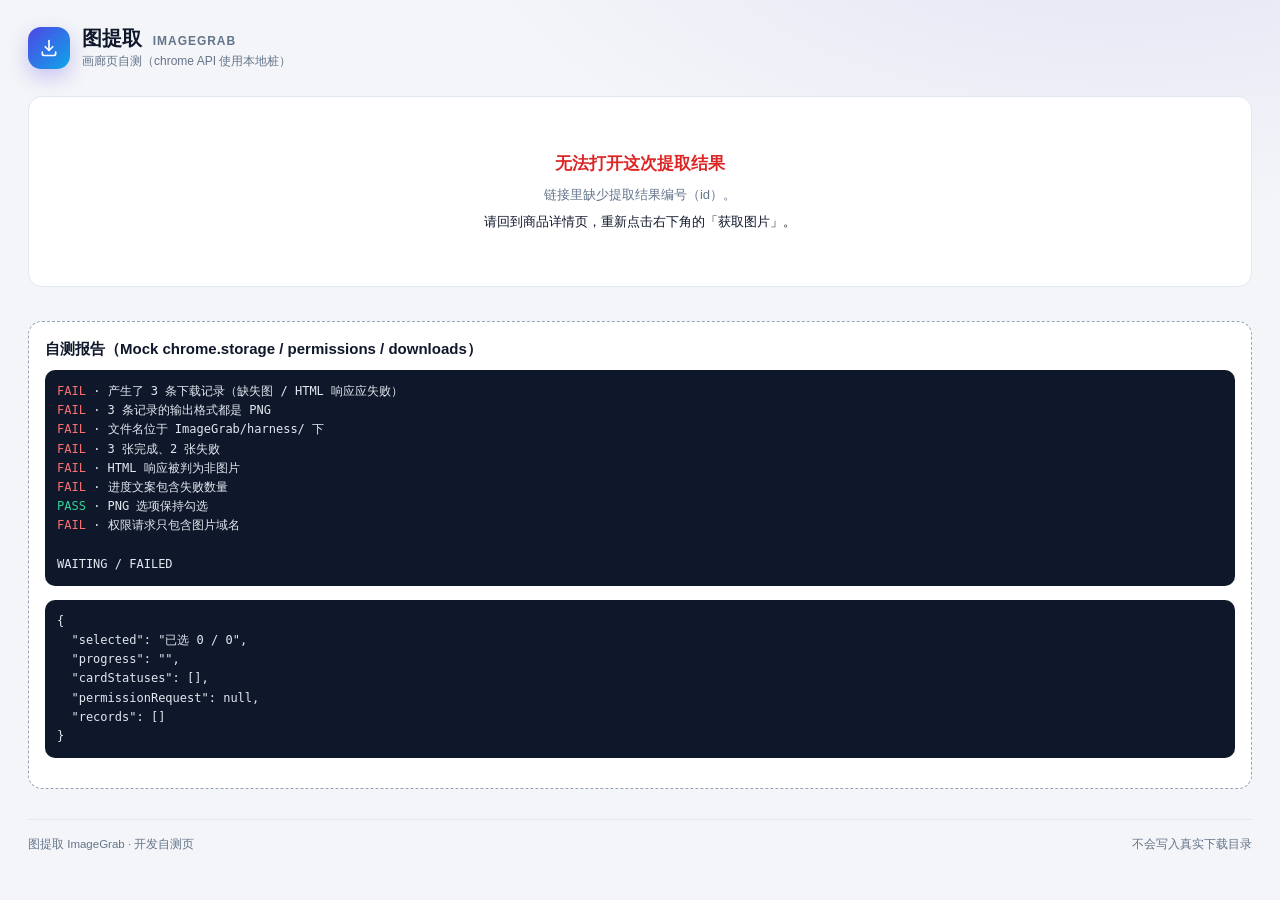
<file: tools/gallery-harness.html>
<!DOCTYPE html>
<html lang="zh-CN">
<head>
  <meta charset="utf-8">
  <meta name="viewport" content="width=device-width, initial-scale=1">
  <title>画廊自测 · ImageGrab</title>
  <link rel="stylesheet" href="../gallery.css">
  <style>
    .harness { margin-top: 20px; padding: 16px; border: 1px dashed #94a3b8; border-radius: 14px; background: #fff; color: #0f172a; }
    .harness h2 { font-size: 15px; margin: 0 0 10px; }
    .harness pre { margin: 0 0 14px; padding: 12px; background: #0f172a; color: #e2e8f0; border-radius: 10px; overflow: auto; font-size: 12px; line-height: 1.6; }
    .harness .pass { color: #34d399; }
    .harness .fail { color: #f87171; }
    @media (prefers-color-scheme: dark) { .harness { background: #121a2e; color: #e2e8f0; border-color: #3b4a6b; } }
  </style>
</head>
<body>
  <div class="app">
    <header class="topbar">
      <div class="brand">
        <span class="brand__mark" aria-hidden="true">
          <svg viewBox="0 0 24 24" width="20" height="20" fill="none" stroke="currentColor"
               stroke-width="2" stroke-linecap="round" stroke-linejoin="round">
            <path d="M12 3v11"></path>
            <path d="M7.5 10.5 12 15l4.5-4.5"></path>
            <path d="M4 17v2a2 2 0 0 0 2 2h12a2 2 0 0 0 2-2v-2"></path>
          </svg>
        </span>
        <div class="brand__text">
          <h1 class="brand__title">图提取 <span>ImageGrab</span></h1>
          <p class="brand__tagline">画廊页自测（chrome API 使用本地桩）</p>
        </div>
      </div>
      <a class="btn btn--ghost" id="page-link" href="#" target="_blank" rel="noreferrer noopener" hidden>打开商品页</a>
    </header>

    <main class="main">
      <section class="capture">
        <h2 class="capture__title" id="capture-title">正在读取提取结果…</h2>
        <p class="capture__meta" id="capture-meta"></p>
      </section>

      <section class="panel toolbar" id="toolbar">
        <label class="select-all">
          <input type="checkbox" id="btn-select-all" checked>
          <span>全选</span>
        </label>
        <button type="button" class="btn btn--ghost" id="btn-invert">反选</button>
        <span class="selected" id="selected-count">已选 0 / 0</span>
        <span class="toolbar__spacer"></span>
        <label class="switch" title="将 JPEG / WebP / AVIF 转为 PNG。首次转换会请求图片域名权限。">
          <input type="checkbox" id="png-toggle" checked>
          <span class="switch__track" aria-hidden="true"><span class="switch__thumb"></span></span>
          <span class="switch__text">转换为 PNG</span>
        </label>
        <button type="button" class="btn btn--primary" id="btn-download" disabled>下载选中</button>
      </section>

      <p class="hint" id="hint">
        下载时勾选「转换为 PNG」会按需申请图片域名权限；拒绝授权也会自动改为直接下载原图。
      </p>

      <div class="banner" id="banner" role="status" aria-live="polite" hidden></div>

      <section class="panel progress" id="progress" hidden>
        <div class="progress__track" role="progressbar" aria-valuemin="0" aria-valuemax="100">
          <div class="progress__bar" id="progress-bar"></div>
        </div>
        <p class="progress__text" id="progress-text"></p>
      </section>

      <section class="grid" id="grid" aria-label="提取到的图片"></section>

      <section class="state" id="empty-state" hidden>
        <h2>没有可显示的图片</h2>
        <p>回到商品页滚动加载图片后，重新点击「获取图片」。</p>
      </section>

      <section class="state state--fatal" id="fatal" hidden>
        <h2>无法打开这次提取结果</h2>
        <p id="fatal-text"></p>
        <p class="state__hint">请回到商品详情页，重新点击右下角的「获取图片」。</p>
      </section>

      <section class="harness">
        <h2>自测报告（Mock chrome.storage / permissions / downloads）</h2>
        <pre id="harness-checks">等待下载完成…</pre>
        <pre id="harness-report">{}</pre>
      </section>
    </main>

    <footer class="footer">
      <span>图提取 ImageGrab · 开发自测页</span>
      <span>不会写入真实下载目录</span>
    </footer>
  </div>

  <script>
    (function setupChromeStub() {
      var records = [];
      var listeners = [];
      var nextId = 100;

      function makeImage(width, height, type) {
        var canvas = document.createElement('canvas');
        canvas.width = width;
        canvas.height = height;
        var ctx = canvas.getContext('2d');
        var gradient = ctx.createLinearGradient(0, 0, width, height);
        gradient.addColorStop(0, '#4f46e5');
        gradient.addColorStop(1, type === 'image/jpeg' ? '#0ea5e9' : type === 'image/webp' ? '#10b981' : '#f59e0b');
        ctx.fillStyle = gradient;
        ctx.fillRect(0, 0, width, height);
        ctx.fillStyle = 'rgba(255,255,255,0.92)';
        ctx.font = Math.round(Math.min(width, height) / 7) + 'px sans-serif';
        ctx.textAlign = 'center';
        ctx.textBaseline = 'middle';
        ctx.fillText(width + '×' + height, width / 2, height / 2);
        return canvas.toDataURL(type, 0.92);
      }

      var png = makeImage(400, 300, 'image/png');
      var jpg = makeImage(800, 600, 'image/jpeg');
      var webp = makeImage(640, 640, 'image/webp');

      var denyMode = new URLSearchParams(location.search).get('deny') === '1';
      var images = [
        { url: png, width: 400, height: 300, source: 'src' },
        { url: jpg, width: 800, height: 600, source: 'src' },
        { url: webp, width: 640, height: 640, source: 'background-image' },
        {
          url: location.origin + '/tools/fixtures/missing.png',
          width: 0,
          height: 0,
          source: 'data-src',
          unknown: true
        }
      ];
      if (!denyMode) {
        // 模拟防盗链/风控返回 200 + HTML，转 PNG 流程应识别并失败，而不是保存成假图片。
        images.push({
          url: location.origin + '/tools/content-harness.html',
          width: 0,
          height: 0,
          source: 'src',
          unknown: true
        });
      }

      var capture = {
        id: 'harness',
        siteId: 'harness',
        siteName: '本地自测',
        pageUrl: 'https://item.taobao.com/item.htm?id=1',
        title: 'ImageGrab 画廊自测商品',
        capturedAt: Date.now(),
        stats: { scanned: 7, measured: 4, kept: images.length },
        images: images
      };

      var chromeStub = {
        storage: {
          session: {
            get: function () {
              var data = {};
              data['capture:harness'] = capture;
              return Promise.resolve(data);
            }
          }
        },
        permissions: {
          request: function (options) {
            window.__harnessPermission = options;
            var deny = new URLSearchParams(location.search).get('deny') === '1';
            return Promise.resolve(!deny);
          }
        },
        downloads: {
          download: function (options) {
            return fetch(options.url)
              .then(function (response) {
                if (!response.ok) throw new Error('HTTP ' + response.status);
                return response.blob();
              })
              .then(function (blob) {
                var id = nextId;
                nextId += 1;
                records.push({
                  id: id,
                  filename: options.filename,
                  type: blob.type,
                  size: blob.size
                });
                setTimeout(function () {
                  listeners.forEach(function (listener) {
                    listener({ id: id, state: { current: 'complete' } });
                  });
                }, 150);
                return id;
              });
          },
          onChanged: {
            addListener: function (listener) {
              listeners.push(listener);
            }
          },
          search: function (query) {
            return Promise.resolve(
              records
                .filter(function (record) { return record.id === query.id; })
                .map(function (record) { return { id: record.id, state: 'complete' }; })
            );
          }
        }
      };

      try {
        Object.defineProperty(window, 'chrome', {
          value: chromeStub,
          configurable: true,
          writable: true
        });
      } catch (error) {
        window.chrome = window.chrome || {};
        Object.assign(window.chrome, chromeStub);
      }

      window.__harness = { records: records, capture: capture, permission: function () { return window.__harnessPermission; } };
    })();
  </script>
  <script src="../gallery.js"></script>
  <script>
    (function watchHarness() {
      var checksEl = document.getElementById('harness-checks');
      var reportEl = document.getElementById('harness-report');

      setInterval(function () {
        var records = window.__harness.records;
        var statuses = Array.prototype.map.call(document.querySelectorAll('.card'), function (card) {
          return card.dataset.status;
        });
        var done = statuses.filter(function (status) { return status === 'done'; }).length;
        var failed = statuses.filter(function (status) { return status === 'failed'; }).length;
        var selectedText = document.getElementById('selected-count').textContent;
        var progressText = document.getElementById('progress-text').textContent;
        var permission = window.__harnessPermission;
        var denyMode = new URLSearchParams(location.search).get('deny') === '1';

        var checks = denyMode
          ? [
              ['拒绝授权后仍产生 3 条下载记录', records.length === 3],
              ['拒绝授权后保留原格式（不再全部转 PNG）', records.length === 3 && records.some(function (record) { return record.type !== 'image/png'; })],
              ['拒绝授权后 3 张完成、1 张失败', done === 3 && failed === 1],
              ['进度文案显示原图直下', progressText.indexOf('原图直下 3 张') !== -1],
              ['仍然发起了权限请求', !!permission && permission.origins && permission.origins.length === 1],
              ['PNG 选项保持勾选', document.getElementById('png-toggle').checked === true]
            ]
          : [
              ['产生了 3 条下载记录（缺失图 / HTML 响应应失败）', records.length === 3],
              ['3 条记录的输出格式都是 PNG', records.length === 3 && records.every(function (record) { return record.type === 'image/png'; })],
              ['文件名位于 ImageGrab/harness/ 下', records.length === 3 && records.every(function (record) { return record.filename.indexOf('ImageGrab/harness/') === 0; })],
              ['3 张完成、2 张失败', done === 3 && failed === 2],
              ['HTML 响应被判为非图片', statuses[4] === 'failed'],
              ['进度文案包含失败数量', progressText.indexOf('失败 2 张') !== -1],
              ['PNG 选项保持勾选', document.getElementById('png-toggle').checked === true],
              ['权限请求只包含图片域名', !!permission && permission.origins && permission.origins.length === 1 && permission.origins[0].indexOf('127.0.0.1') !== -1]
            ];

        checksEl.innerHTML = checks.map(function (check) {
          return '<span class="' + (check[1] ? 'pass' : 'fail') + '">' + (check[1] ? 'PASS' : 'FAIL') + '</span> · ' + check[0];
        }).join('<br>') + '<br><br>' + (checks.every(function (c) { return c[1]; }) ? 'ALL CHECKS PASSED' : 'WAITING / FAILED');

        reportEl.textContent = JSON.stringify({
          selected: selectedText,
          progress: progressText,
          cardStatuses: statuses,
          permissionRequest: permission || null,
          records: records
        }, null, 2);
      }, 400);
    })();
  </script>
</body>
</html>
</file>
<file: docs/css/style.css>
/* ==========================================================================
   图提取 ImageGrab — 官方宣传站样式
   1. 设计变量与基础
   2. 通用组件
   3. 顶部导航
   4. 首屏
   5. 插件界面示意图
   6. 产品介绍
   7. 核心功能
   8. 安装步骤
   9. 下载区域
   10. 页脚
   11. 滚动动画与响应式
   ========================================================================== */

/* 1. 设计变量与基础
   ========================================================================== */
:root {
  --brand: #4f46e5;
  --brand-strong: #4338ca;
  --brand-blue: #2563eb;
  --brand-violet: #7c3aed;
  --brand-soft: #eef2ff;
  --brand-line: #c7d2fe;
  --ink: #0f172a;
  --ink-2: #334155;
  --muted: #5b6b82;
  --line: #e2e8f0;
  --bg: #ffffff;
  --bg-soft: #f7f9fc;
  --dark: #0b1020;
  --radius: 18px;
  --container: 1120px;
  --gutter: clamp(1.25rem, 4vw, 2.5rem);
  --header-h: 72px;
  --shadow-sm: 0 1px 2px rgba(15, 23, 42, 0.05);
  --shadow-md: 0 24px 48px -32px rgba(15, 23, 42, 0.35);
  --font-sans: -apple-system, BlinkMacSystemFont, "Segoe UI", "PingFang SC",
    "Hiragino Sans GB", "Microsoft YaHei", "Noto Sans SC", sans-serif;
  --font-mono: ui-monospace, SFMono-Regular, Menlo, Consolas, "Liberation Mono",
    monospace;
}

*,
*::before,
*::after {
  box-sizing: border-box;
}

html {
  scroll-behavior: smooth;
  scroll-padding-top: calc(var(--header-h) + 20px);
  -webkit-text-size-adjust: 100%;
}

body {
  margin: 0;
  overflow-x: clip;
  background: var(--bg);
  color: var(--ink-2);
  font-family: var(--font-sans);
  font-size: 16px;
  line-height: 1.65;
  -webkit-font-smoothing: antialiased;
  text-rendering: optimizeLegibility;
}

h1,
h2,
h3 {
  margin: 0;
  color: var(--ink);
  font-weight: 700;
  line-height: 1.18;
  letter-spacing: -0.02em;
}

p {
  margin: 0;
}

ul,
ol {
  margin: 0;
}

a {
  color: inherit;
  text-decoration: none;
}

button {
  font: inherit;
  color: inherit;
}

svg {
  display: block;
  max-width: 100%;
}

code {
  padding: 0.16em 0.42em;
  border: 1px solid var(--line);
  border-radius: 6px;
  background: #f1f5f9;
  color: var(--ink);
  font-family: var(--font-mono);
  font-size: 0.86em;
  word-break: break-word;
}

::selection {
  background: rgba(79, 70, 229, 0.18);
}

:focus-visible {
  outline: 3px solid #6366f1;
  outline-offset: 3px;
  border-radius: 4px;
}

.download-card :focus-visible,
.site-footer :focus-visible {
  outline-color: #a5b4fc;
}

.container {
  width: min(100% - (var(--gutter) * 2), var(--container));
  margin-inline: auto;
}

.skip-link {
  position: fixed;
  top: 0.75rem;
  left: 0.75rem;
  z-index: 100;
  padding: 0.65rem 1rem;
  border-radius: 10px;
  background: var(--ink);
  color: #ffffff;
  font-size: 0.9rem;
  font-weight: 700;
  transform: translateY(-160%);
  transition: transform 0.2s ease;
}

.skip-link:focus {
  transform: none;
}

/* 2. 通用组件
   ========================================================================== */
.section {
  padding-block: clamp(4rem, 8vw, 7rem);
}

.section-alt {
  border-block: 1px solid var(--line);
  background: var(--bg-soft);
}

.kicker {
  display: inline-flex;
  align-items: center;
  gap: 0.55rem;
  margin: 0 0 1rem;
  color: var(--brand);
  font-size: 0.78rem;
  font-weight: 800;
  letter-spacing: 0.14em;
}

.kicker::before {
  content: "";
  width: 22px;
  height: 2px;
  border-radius: 2px;
  background: linear-gradient(90deg, var(--brand), var(--brand-blue));
}

.section-head {
  max-width: 760px;
  margin: 0 auto clamp(2.5rem, 5vw, 3.5rem);
  text-align: center;
}

.section-head h2 {
  margin-bottom: 1rem;
  font-size: clamp(1.75rem, 3.4vw, 2.6rem);
  letter-spacing: -0.03em;
}

.section-lede {
  max-width: 660px;
  margin-inline: auto;
  color: var(--muted);
  font-size: clamp(1rem, 1.3vw, 1.075rem);
  line-height: 1.8;
}

.btn {
  display: inline-flex;
  align-items: center;
  justify-content: center;
  gap: 0.55rem;
  min-height: 48px;
  padding: 0 1.35rem;
  border: 1px solid transparent;
  border-radius: 12px;
  cursor: pointer;
  font-size: 0.95rem;
  font-weight: 700;
  letter-spacing: 0.01em;
  white-space: nowrap;
  transition: transform 0.18s ease, box-shadow 0.18s ease,
    background-color 0.18s ease, border-color 0.18s ease, color 0.18s ease;
}

.btn svg {
  width: 18px;
  height: 18px;
  flex: none;
}

.btn:active {
  transform: translateY(1px);
}

.btn-sm {
  min-height: 42px;
  padding-inline: 1rem;
  border-radius: 10px;
  font-size: 0.88rem;
}

.btn-lg {
  min-height: 56px;
  padding-inline: 1.5rem;
  border-radius: 14px;
  font-size: 1rem;
}

.btn-primary {
  background: linear-gradient(135deg, var(--brand) 0%, var(--brand-blue) 100%);
  color: #ffffff;
  box-shadow: 0 12px 26px -14px rgba(79, 70, 229, 0.85);
}

.btn-ghost {
  border-color: var(--line);
  background: #ffffff;
  color: var(--ink);
  box-shadow: var(--shadow-sm);
}

.btn-light {
  background: #ffffff;
  color: #312e81;
  box-shadow: 0 18px 40px -22px rgba(2, 6, 23, 0.7);
}

.link-light {
  display: inline-flex;
  align-items: center;
  gap: 0.35rem;
  color: #e0e7ff;
  font-size: 0.86rem;
  font-weight: 600;
  text-decoration: underline;
  text-decoration-color: rgba(199, 210, 254, 0.5);
  text-underline-offset: 4px;
}

.link-light svg {
  width: 14px;
  height: 14px;
  transition: transform 0.18s ease;
}

@media (hover: hover) {
  .btn-primary:hover {
    box-shadow: 0 18px 34px -14px rgba(79, 70, 229, 0.75);
    transform: translateY(-2px);
  }

  .btn-ghost:hover {
    border-color: var(--brand-line);
    background: var(--brand-soft);
    color: var(--brand-strong);
    transform: translateY(-2px);
  }

  .btn-light:hover {
    background: #eef2ff;
    transform: translateY(-2px);
  }
}

/* 3. 顶部导航
   ========================================================================== */
.site-header {
  position: sticky;
  top: 0;
  z-index: 60;
  border-bottom: 1px solid rgba(226, 232, 240, 0.7);
  background: rgba(255, 255, 255, 0.84);
  -webkit-backdrop-filter: blur(16px);
  backdrop-filter: blur(16px);
  transition: background-color 0.25s ease, border-color 0.25s ease,
    box-shadow 0.25s ease;
}

.site-header.is-scrolled {
  border-bottom-color: var(--line);
  background: rgba(255, 255, 255, 0.95);
  box-shadow: 0 12px 30px -24px rgba(15, 23, 42, 0.45);
}

.header-inner {
  position: relative;
  display: flex;
  align-items: center;
  justify-content: space-between;
  gap: 1.5rem;
  height: var(--header-h);
}

.brand {
  display: inline-flex;
  align-items: center;
  gap: 0.7rem;
  flex: none;
  color: var(--ink);
  font-weight: 800;
  letter-spacing: -0.02em;
}

.brand-mark {
  display: grid;
  place-items: center;
  width: 38px;
  height: 38px;
  flex: none;
  border-radius: 12px;
  background: linear-gradient(135deg, var(--brand), var(--brand-blue));
  color: #ffffff;
  box-shadow: 0 8px 18px -10px rgba(79, 70, 229, 0.85);
}

.brand-mark svg {
  width: 21px;
  height: 21px;
}

.brand-text {
  display: flex;
  flex-direction: column;
  line-height: 1.1;
}

.brand-name {
  font-size: 1.02rem;
}

.brand-sub {
  margin-top: 2px;
  color: var(--muted);
  font-size: 0.66rem;
  font-weight: 700;
  letter-spacing: 0.14em;
  text-transform: uppercase;
}

.site-nav {
  display: flex;
  align-items: center;
  gap: 1.5rem;
}

.nav-list {
  display: flex;
  align-items: center;
  gap: 0.25rem;
  padding: 0;
  list-style: none;
}

.nav-link {
  position: relative;
  display: inline-flex;
  align-items: center;
  min-height: 44px;
  padding: 0 0.85rem;
  border-radius: 10px;
  color: var(--ink-2);
  font-size: 0.94rem;
  font-weight: 600;
  transition: color 0.2s ease, background-color 0.2s ease;
}

.nav-link::after {
  content: "";
  position: absolute;
  right: 0.85rem;
  bottom: 7px;
  left: 0.85rem;
  height: 2px;
  border-radius: 2px;
  background: linear-gradient(90deg, var(--brand), var(--brand-blue));
  transform: scaleX(0);
  transform-origin: left;
  transition: transform 0.22s ease;
}

.nav-link.is-active {
  color: var(--brand-strong);
}

.nav-link.is-active::after {
  transform: scaleX(1);
}

@media (hover: hover) {
  .nav-link:hover {
    background: var(--brand-soft);
    color: var(--brand-strong);
  }
}

.nav-toggle {
  display: none;
  place-items: center;
  width: 44px;
  height: 44px;
  flex: none;
  padding: 0;
  border: 1px solid var(--line);
  border-radius: 12px;
  background: #ffffff;
  color: var(--ink);
  cursor: pointer;
  transition: background-color 0.18s ease, border-color 0.18s ease;
}

.nav-toggle-bars {
  display: grid;
  gap: 5px;
  justify-items: center;
}

.nav-toggle-bars span {
  display: block;
  width: 20px;
  height: 2px;
  border-radius: 2px;
  background: currentColor;
  transition: transform 0.22s ease, opacity 0.18s ease;
}

.nav-toggle[aria-expanded="true"] .nav-toggle-bars span:nth-child(1) {
  transform: translateY(7px) rotate(45deg);
}

.nav-toggle[aria-expanded="true"] .nav-toggle-bars span:nth-child(2) {
  opacity: 0;
}

.nav-toggle[aria-expanded="true"] .nav-toggle-bars span:nth-child(3) {
  transform: translateY(-7px) rotate(-45deg);
}

/* 4. 首屏
   ========================================================================== */
.hero {
  position: relative;
  overflow: hidden;
  padding-block: clamp(3.5rem, 7vw, 6.5rem) clamp(4.5rem, 9vw, 7.5rem);
  background:
    radial-gradient(900px 520px at 88% -12%, rgba(99, 102, 241, 0.16), transparent 65%),
    radial-gradient(720px 440px at 2% 8%, rgba(37, 99, 235, 0.1), transparent 62%),
    linear-gradient(180deg, #fbfcff 0%, #ffffff 74%);
}

.hero::before {
  content: "";
  position: absolute;
  inset: 0;
  pointer-events: none;
  background-image:
    linear-gradient(rgba(79, 70, 229, 0.055) 1px, transparent 1px),
    linear-gradient(90deg, rgba(79, 70, 229, 0.055) 1px, transparent 1px);
  background-size: 56px 56px;
  -webkit-mask-image: radial-gradient(80% 62% at 50% 0%, #000 18%, transparent 78%);
  mask-image: radial-gradient(80% 62% at 50% 0%, #000 18%, transparent 78%);
}

.hero > .container {
  position: relative;
  z-index: 1;
}

.hero-grid {
  display: grid;
  grid-template-columns: minmax(0, 1.02fr) minmax(0, 0.98fr);
  align-items: center;
  gap: clamp(2rem, 5vw, 4.5rem);
}

.eyebrow {
  display: inline-flex;
  align-items: center;
  gap: 0.55rem;
  margin: 0 0 1.35rem;
  padding: 0.4rem 0.85rem 0.4rem 0.7rem;
  border: 1px solid var(--brand-line);
  border-radius: 999px;
  background: rgba(238, 242, 255, 0.85);
  color: var(--brand-strong);
  font-size: 0.8rem;
  font-weight: 700;
}

.eyebrow-dot {
  width: 8px;
  height: 8px;
  border-radius: 50%;
  background: var(--brand);
  box-shadow: 0 0 0 4px rgba(79, 70, 229, 0.14);
}

.hero h1 {
  margin-bottom: 1.3rem;
  color: var(--ink);
  font-size: clamp(2.2rem, 4.6vw, 3.85rem);
  font-weight: 800;
  letter-spacing: -0.04em;
  line-height: 1.1;
}

.hero h1 .grad {
  background: linear-gradient(
    100deg,
    var(--brand) 0%,
    var(--brand-blue) 58%,
    var(--brand-violet) 100%
  );
  -webkit-background-clip: text;
  background-clip: text;
  color: transparent;
  -webkit-text-fill-color: transparent;
}

.hero-lede {
  max-width: 44ch;
  color: var(--ink-2);
  font-size: clamp(1rem, 1.35vw, 1.1rem);
  line-height: 1.85;
}

.hero-actions {
  display: flex;
  flex-wrap: wrap;
  gap: 0.8rem;
  margin-top: 2rem;
}

.platform-chips {
  display: flex;
  flex-wrap: wrap;
  gap: 0.5rem;
  margin-top: 1.75rem;
  padding: 0;
  list-style: none;
}

.platform-chips li {
  display: inline-flex;
  align-items: center;
  gap: 0.42rem;
  padding: 0.38rem 0.72rem;
  border: 1px solid var(--line);
  border-radius: 999px;
  background: #ffffff;
  box-shadow: var(--shadow-sm);
  color: var(--ink-2);
  font-size: 0.82rem;
  font-weight: 600;
}

.platform-chips li::before {
  content: "";
  width: 6px;
  height: 6px;
  border-radius: 50%;
  background: var(--brand);
  opacity: 0.75;
}

.hero-meta {
  margin-top: 1rem;
  color: var(--muted);
  font-size: 0.8rem;
}

/* 5. 插件界面示意图
   ========================================================================== */
.hero-visual {
  position: relative;
  min-width: 0;
  padding-block: 0.75rem 1.5rem;
}

.mock {
  position: relative;
  max-width: 520px;
  margin-inline: auto;
}

.mock-browser {
  overflow: hidden;
  border: 1px solid rgba(199, 210, 254, 0.9);
  border-radius: 20px;
  background: #ffffff;
  box-shadow:
    0 45px 90px -45px rgba(30, 41, 59, 0.5),
    0 12px 24px -18px rgba(30, 41, 59, 0.2),
    0 0 0 5px rgba(255, 255, 255, 0.7);
}

.mock-bar {
  display: flex;
  align-items: center;
  gap: 0.55rem;
  padding: 0.6rem 0.75rem;
  border-bottom: 1px solid var(--line);
  background: #f8fafc;
}

.mock-dots {
  display: inline-flex;
  gap: 5px;
  flex: none;
}

.mock-dots i {
  display: block;
  width: 8px;
  height: 8px;
  border-radius: 50%;
  background: #e2e8f0;
}

.mock-dots i:nth-child(1) {
  background: #f87171;
}

.mock-dots i:nth-child(2) {
  background: #fbbf24;
}

.mock-dots i:nth-child(3) {
  background: #34d399;
}

.mock-address {
  display: flex;
  align-items: center;
  gap: 5px;
  flex: 1;
  min-width: 0;
  padding: 3px 8px;
  overflow: hidden;
  border: 1px solid var(--line);
  border-radius: 6px;
  background: #ffffff;
  color: var(--muted);
  font-size: 10.5px;
  white-space: nowrap;
  text-overflow: ellipsis;
}

.mock-address svg {
  width: 10px;
  height: 10px;
  flex: none;
  color: #94a3b8;
}

.mock-app {
  padding: 0.9rem;
  background: linear-gradient(180deg, #fbfcff, #f6f8fd);
}

.mock-top {
  display: flex;
  align-items: center;
  justify-content: space-between;
  gap: 0.5rem;
  margin-bottom: 0.7rem;
}

.mock-brand {
  display: flex;
  align-items: center;
  gap: 0.45rem;
  min-width: 0;
}

.mock-logo {
  display: grid;
  place-items: center;
  width: 26px;
  height: 26px;
  flex: none;
  border-radius: 8px;
  background: linear-gradient(135deg, var(--brand), var(--brand-blue));
  color: #ffffff;
  font-size: 10px;
  font-weight: 800;
  letter-spacing: 0.02em;
}

.mock-name {
  display: flex;
  flex-direction: column;
  min-width: 0;
  line-height: 1.25;
}

.mock-name strong {
  color: var(--ink);
  font-size: 11px;
  font-weight: 700;
  white-space: nowrap;
}

.mock-name small {
  color: var(--muted);
  font-size: 9px;
  white-space: nowrap;
}

.mock-tools {
  display: flex;
  align-items: center;
  gap: 0.4rem;
  flex: none;
}

.mock-switch {
  display: inline-flex;
  align-items: center;
  gap: 4px;
  color: var(--ink-2);
  font-size: 9px;
  font-weight: 700;
}

.mock-switch-track {
  position: relative;
  width: 22px;
  height: 12px;
  flex: none;
  border-radius: 999px;
  background: linear-gradient(90deg, var(--brand), var(--brand-blue));
}

.mock-switch-track::after {
  content: "";
  position: absolute;
  top: 2px;
  right: 2px;
  width: 8px;
  height: 8px;
  border-radius: 50%;
  background: #ffffff;
}

.mock-btn {
  display: inline-flex;
  align-items: center;
  gap: 3px;
  padding: 4px 7px;
  border-radius: 6px;
  background: linear-gradient(135deg, var(--brand), var(--brand-blue));
  color: #ffffff;
  font-size: 9px;
  font-weight: 700;
  white-space: nowrap;
  box-shadow: 0 4px 10px -6px rgba(79, 70, 229, 0.9);
}

.mock-grid {
  display: grid;
  grid-template-columns: repeat(3, minmax(0, 1fr));
  gap: 6px;
}

.mock-tile {
  position: relative;
  display: grid;
  place-items: center;
  aspect-ratio: 1 / 1;
  overflow: hidden;
  border: 1.5px solid rgba(226, 232, 240, 0.9);
  border-radius: 9px;
  background: var(--tile-bg, linear-gradient(135deg, #e0e7ff, #c7d2fe));
  color: rgba(255, 255, 255, 0.95);
}

.mock-tile::after {
  content: "";
  position: absolute;
  inset: 0;
  background: linear-gradient(160deg, rgba(255, 255, 255, 0.28), transparent 55%);
  pointer-events: none;
}

.mock-tile svg {
  width: 40%;
  max-height: 46%;
  opacity: 0.92;
}

.mock-tile.is-selected {
  border-color: var(--brand);
  box-shadow: 0 0 0 2px rgba(79, 70, 229, 0.16);
}

.tile-1 {
  --tile-bg: linear-gradient(135deg, #818cf8, #4f46e5);
}

.tile-2 {
  --tile-bg: linear-gradient(135deg, #60a5fa, #2563eb);
}

.tile-3 {
  --tile-bg: linear-gradient(135deg, #c084fc, #7c3aed);
}

.tile-4 {
  --tile-bg: linear-gradient(135deg, #38bdf8, #0ea5e9);
}

.tile-5 {
  --tile-bg: linear-gradient(135deg, #a78bfa, #6366f1);
}

.tile-6 {
  --tile-bg: linear-gradient(135deg, #93c5fd, #3b82f6);
}

.tile-check {
  position: absolute;
  top: 4px;
  left: 4px;
  z-index: 1;
  display: grid;
  place-items: center;
  width: 15px;
  height: 15px;
  border: 1.5px solid #ffffff;
  border-radius: 50%;
  background: var(--brand);
  box-shadow: 0 2px 5px rgba(15, 23, 42, 0.2);
  color: #ffffff;
  font-size: 9px;
  font-weight: 800;
  line-height: 1;
}

.mock-tile:not(.is-selected) .tile-check {
  border-color: #cbd5e1;
  background: #ffffff;
  color: transparent;
}

.mock-foot {
  display: flex;
  align-items: center;
  gap: 0.5rem;
  margin-top: 0.7rem;
  padding-top: 0.55rem;
  border-top: 1px dashed var(--line);
}

.mock-progress {
  flex: 1;
  height: 5px;
  overflow: hidden;
  border-radius: 999px;
  background: #e8edf5;
}

.mock-progress span {
  display: block;
  width: 50%;
  height: 100%;
  border-radius: inherit;
  background: linear-gradient(90deg, var(--brand), var(--brand-blue));
}

.mock-progress-label {
  flex: none;
  color: var(--muted);
  font-size: 8.5px;
  white-space: nowrap;
}

.mock-toast {
  position: absolute;
  top: 84px;
  right: -14px;
  z-index: 2;
  display: flex;
  align-items: center;
  gap: 0.45rem;
  padding: 0.5rem 0.7rem;
  border: 1px solid var(--brand-line);
  border-radius: 10px;
  background: #ffffff;
  box-shadow: 0 16px 30px -18px rgba(30, 41, 59, 0.45);
  color: var(--ink);
  font-size: 10px;
  font-weight: 700;
  white-space: nowrap;
}

.toast-check {
  display: grid;
  place-items: center;
  width: 16px;
  height: 16px;
  border-radius: 50%;
  background: #dcfce7;
  color: #15803d;
  font-size: 9px;
  font-weight: 900;
}

.mock-fab {
  position: absolute;
  right: 16px;
  bottom: -20px;
  z-index: 2;
  display: inline-flex;
  align-items: center;
  gap: 0.45rem;
  padding: 0.6rem 0.85rem;
  border-radius: 999px;
  background: linear-gradient(135deg, var(--brand), var(--brand-blue));
  box-shadow: 0 18px 35px -16px rgba(79, 70, 229, 0.9);
  color: #ffffff;
  font-size: 11px;
  font-weight: 700;
}

.mock-fab svg {
  width: 14px;
  height: 14px;
}

/* 6. 产品介绍
   ========================================================================== */
.intro-grid {
  display: grid;
  grid-template-columns: minmax(0, 0.95fr) minmax(0, 1.05fr);
  align-items: start;
  gap: clamp(2rem, 5vw, 4rem);
}

.intro-copy h2 {
  margin-bottom: 1.1rem;
  font-size: clamp(1.8rem, 3.2vw, 2.5rem);
  letter-spacing: -0.03em;
}

.intro-copy > p {
  max-width: 50ch;
  margin-bottom: 1.5rem;
  color: var(--muted);
  line-height: 1.8;
}

.intro-points {
  display: grid;
  gap: 0.8rem;
  padding: 0;
  list-style: none;
}

.intro-points li {
  display: flex;
  align-items: flex-start;
  gap: 0.65rem;
  color: var(--ink-2);
  font-size: 0.94rem;
}

.intro-points svg {
  width: 18px;
  height: 18px;
  flex: none;
  margin-top: 0.18rem;
  color: var(--brand);
}

.compare {
  display: grid;
  gap: 0.9rem;
}

.compare-col {
  padding: clamp(1.2rem, 2.5vw, 1.75rem);
  border: 1px solid var(--line);
  border-radius: var(--radius);
  background: #ffffff;
  box-shadow: var(--shadow-sm);
}

.compare-after {
  border-color: var(--brand-line);
  background: linear-gradient(150deg, #eef2ff 0%, #faf5ff 100%);
  box-shadow: 0 24px 50px -38px rgba(79, 70, 229, 0.65);
}

.compare-head {
  display: flex;
  align-items: center;
  justify-content: space-between;
  gap: 1rem;
}

.compare-head h3 {
  font-size: 0.98rem;
  letter-spacing: 0;
}

.compare-before .compare-head h3 {
  color: var(--muted);
}

.compare-label {
  flex: none;
  color: #8492a6;
  font-size: 0.72rem;
}

.compare-badge {
  flex: none;
  padding: 0.18rem 0.5rem;
  border-radius: 999px;
  background: linear-gradient(135deg, var(--brand), var(--brand-blue));
  color: #ffffff;
  font-size: 0.66rem;
  font-weight: 800;
  letter-spacing: 0.08em;
  text-transform: uppercase;
}

.compare-list {
  display: grid;
  gap: 0.7rem;
  margin-top: 1rem;
  padding: 0;
  list-style: none;
  font-size: 0.9rem;
  line-height: 1.55;
}

.compare-list li {
  display: flex;
  align-items: flex-start;
  gap: 0.6rem;
  color: var(--ink-2);
}

.compare-after .compare-list li {
  color: #312e81;
}

.mark {
  display: grid;
  place-items: center;
  width: 19px;
  height: 19px;
  flex: none;
  margin-top: 0.1rem;
  border-radius: 50%;
  font-size: 10px;
  font-weight: 900;
  line-height: 1;
}

.mark-x {
  background: #eef2f7;
  color: #64748b;
}

.mark-check {
  background: var(--brand);
  color: #ffffff;
}

.stats {
  display: grid;
  grid-template-columns: repeat(4, minmax(0, 1fr));
  gap: 1px;
  margin-top: clamp(2.5rem, 5vw, 3.5rem);
  overflow: hidden;
  border: 1px solid var(--line);
  border-radius: var(--radius);
  background: var(--line);
}

.stat {
  padding: 1.25rem 1rem;
  background: #ffffff;
  text-align: center;
}

.stat strong {
  display: block;
  color: var(--ink);
  font-size: clamp(1.4rem, 2.4vw, 1.9rem);
  font-weight: 800;
  letter-spacing: -0.03em;
  line-height: 1.2;
}

.stat span {
  display: block;
  margin-top: 0.2rem;
  color: var(--muted);
  font-size: 0.78rem;
}

/* 7. 核心功能
   ========================================================================== */
.feature-grid {
  display: grid;
  grid-template-columns: repeat(3, minmax(0, 1fr));
  gap: 1rem;
}

.feature-card {
  display: flex;
  flex-direction: column;
  padding: clamp(1.3rem, 2.5vw, 1.7rem);
  border: 1px solid var(--line);
  border-radius: var(--radius);
  background: #ffffff;
  box-shadow: var(--shadow-sm);
  transition: transform 0.25s ease, box-shadow 0.25s ease,
    border-color 0.25s ease;
}

.feature-icon {
  display: grid;
  place-items: center;
  width: 46px;
  height: 46px;
  margin-bottom: 1.15rem;
  border: 1px solid #dbe3ff;
  border-radius: 13px;
  background: linear-gradient(150deg, #eef2ff, #e7edff);
  color: var(--brand-strong);
  transition: transform 0.25s ease, background-color 0.25s ease;
}

.feature-icon svg {
  width: 23px;
  height: 23px;
}

.feature-card h3 {
  margin-bottom: 0.55rem;
  font-size: 1.05rem;
  letter-spacing: -0.01em;
}

.feature-card > p {
  color: var(--muted);
  font-size: 0.9rem;
  line-height: 1.75;
}

.feature-note {
  align-self: flex-start;
  margin-top: auto;
  padding-top: 1rem;
  color: var(--brand-strong);
  font-size: 0.74rem;
  font-weight: 700;
  letter-spacing: 0.02em;
}

@media (hover: hover) {
  .feature-card:hover {
    border-color: var(--brand-line);
    box-shadow: 0 26px 52px -34px rgba(79, 70, 229, 0.55);
    transform: translateY(-4px);
  }

  .feature-card:hover .feature-icon {
    background: linear-gradient(150deg, #e0e7ff, #dbeafe);
    transform: rotate(-4deg) scale(1.04);
  }
}

/* 8. 安装步骤
   ========================================================================== */
.steps {
  display: grid;
  grid-template-columns: repeat(2, minmax(0, 1fr));
  gap: 1rem;
  padding: 0;
  list-style: none;
}

.step {
  display: flex;
  align-items: flex-start;
  gap: 1.1rem;
  padding: clamp(1.25rem, 2.5vw, 1.6rem);
  border: 1px solid var(--line);
  border-radius: 16px;
  background: #ffffff;
  transition: transform 0.22s ease, box-shadow 0.22s ease,
    border-color 0.22s ease;
}

.step-num {
  display: grid;
  place-items: center;
  width: 36px;
  height: 36px;
  flex: none;
  border-radius: 11px;
  background: linear-gradient(135deg, var(--brand), var(--brand-blue));
  box-shadow: 0 8px 16px -10px rgba(79, 70, 229, 0.85);
  color: #ffffff;
  font-size: 0.78rem;
  font-weight: 800;
  letter-spacing: 0.04em;
}

.step-body {
  min-width: 0;
}

.step h3 {
  margin-bottom: 0.35rem;
  font-size: 1.02rem;
  letter-spacing: -0.01em;
}

.step p {
  color: var(--muted);
  font-size: 0.9rem;
  line-height: 1.75;
}

.step p strong {
  color: var(--ink-2);
}

.copy-row {
  display: flex;
  flex-wrap: wrap;
  align-items: center;
  gap: 0.5rem;
  margin-top: 0.65rem;
}

.copy-btn {
  display: inline-flex;
  align-items: center;
  gap: 0.35rem;
  min-height: 34px;
  padding: 0 0.6rem;
  border: 1px solid var(--line);
  border-radius: 8px;
  background: #ffffff;
  color: var(--ink-2);
  font-size: 0.76rem;
  font-weight: 600;
  cursor: pointer;
  transition: background-color 0.18s ease, border-color 0.18s ease,
    color 0.18s ease;
}

.copy-btn svg {
  width: 13px;
  height: 13px;
}

.copy-status {
  min-width: 3.2em;
  color: #15803d;
  font-size: 0.75rem;
  font-weight: 600;
}

@media (hover: hover) {
  .step:hover {
    border-color: var(--brand-line);
    box-shadow: var(--shadow-md);
    transform: translateY(-2px);
  }

  .copy-btn:hover {
    border-color: var(--brand-line);
    background: var(--brand-soft);
    color: var(--brand-strong);
  }
}

.install-note {
  display: flex;
  align-items: flex-start;
  gap: 0.9rem;
  margin-top: 1.5rem;
  padding: 1.1rem 1.25rem;
  border: 1px solid var(--brand-line);
  border-radius: 14px;
  background: var(--brand-soft);
  color: #3730a3;
  font-size: 0.9rem;
  line-height: 1.75;
}

.install-note svg {
  width: 20px;
  height: 20px;
  flex: none;
  margin-top: 0.15rem;
  color: var(--brand);
}

.install-note strong {
  color: #312e81;
}

.install-note code {
  border-color: #c7d2fe;
  background: rgba(255, 255, 255, 0.7);
}

/* 9. 下载区域
   ========================================================================== */
.download-card {
  position: relative;
  display: grid;
  grid-template-columns: minmax(0, 1.25fr) minmax(0, 0.85fr);
  align-items: center;
  gap: clamp(2rem, 5vw, 4rem);
  overflow: hidden;
  padding: clamp(2rem, 5vw, 4rem);
  border-radius: 28px;
  background: linear-gradient(135deg, #312e81 0%, #3730a3 42%, #1d4ed8 100%);
  box-shadow: 0 40px 80px -45px rgba(49, 46, 129, 0.85);
  color: #e0e7ff;
}

.download-card::before {
  content: "";
  position: absolute;
  top: -160px;
  right: -120px;
  width: 420px;
  height: 420px;
  border: 1px solid rgba(199, 210, 254, 0.25);
  border-radius: 50%;
  pointer-events: none;
}

.download-card::after {
  content: "";
  position: absolute;
  right: 10%;
  bottom: -140px;
  width: 300px;
  height: 300px;
  border-radius: 50%;
  background: radial-gradient(circle, rgba(129, 140, 248, 0.5), transparent 65%);
  pointer-events: none;
}

.download-copy,
.download-action {
  position: relative;
  z-index: 1;
}

.download-card .kicker {
  color: #c7d2fe;
}

.download-card .kicker::before {
  background: linear-gradient(90deg, #c7d2fe, #93c5fd);
}

.download-card h2 {
  max-width: 15ch;
  margin-bottom: 1rem;
  color: #ffffff;
  font-size: clamp(1.8rem, 3.4vw, 2.6rem);
  letter-spacing: -0.03em;
}

.download-card p {
  max-width: 46ch;
  color: #c7d2fe;
  font-size: 0.94rem;
  line-height: 1.8;
}

.download-facts {
  display: flex;
  flex-wrap: wrap;
  gap: 0.55rem;
  margin-top: 1.5rem;
  padding: 0;
  list-style: none;
}

.download-facts li {
  display: inline-flex;
  align-items: center;
  gap: 0.36rem;
  padding: 0.3rem 0.62rem;
  border: 1px solid rgba(199, 210, 254, 0.32);
  border-radius: 999px;
  background: rgba(255, 255, 255, 0.07);
  color: #e0e7ff;
  font-size: 0.75rem;
  font-weight: 600;
}

.download-facts svg {
  width: 12px;
  height: 12px;
  flex: none;
  color: #a5b4fc;
}

.download-action {
  display: flex;
  flex-direction: column;
  align-items: flex-start;
  gap: 0.85rem;
  padding-left: clamp(0rem, 2vw, 1.5rem);
  border-left: 1px solid rgba(199, 210, 254, 0.22);
}

.download-action .btn {
  width: 100%;
}

.download-file {
  color: #c7d2fe !important;
  font-size: 0.76rem !important;
}

.download-hint {
  color: #c7d2fe !important;
  font-size: 0.84rem !important;
  line-height: 1.7 !important;
}

.download-card code {
  border-color: rgba(199, 210, 254, 0.28);
  background: rgba(255, 255, 255, 0.1);
  color: #e0e7ff;
}

.link-light:hover {
  color: #ffffff;
}

.link-light:hover svg {
  transform: translateX(3px);
}

/* 10. 页脚
   ========================================================================== */
.site-footer {
  padding-top: clamp(3rem, 6vw, 4.5rem);
  background: var(--dark);
  color: #94a3b8;
}

.footer-grid {
  display: grid;
  grid-template-columns: minmax(0, 1.6fr) repeat(3, minmax(0, 1fr));
  gap: clamp(2rem, 4vw, 3.5rem);
  padding-bottom: clamp(2.5rem, 5vw, 3.5rem);
}

.footer-brand .brand {
  color: #f8fafc;
}

.footer-brand .brand-sub {
  color: #94a3b8;
}

.footer-brand > p {
  max-width: 34ch;
  margin-top: 1rem;
  color: #94a3b8;
  font-size: 0.9rem;
  line-height: 1.75;
}

.footer-tags {
  display: flex;
  flex-wrap: wrap;
  gap: 0.4rem;
  margin-top: 1.1rem;
}

.footer-tags span {
  padding: 0.2rem 0.55rem;
  border: 1px solid rgba(148, 163, 184, 0.25);
  border-radius: 999px;
  color: #cbd5e1;
  font-size: 0.74rem;
}

.footer-col h2 {
  margin-bottom: 1rem;
  color: #e2e8f0;
  font-size: 0.8rem;
  font-weight: 700;
  letter-spacing: 0.12em;
  text-transform: uppercase;
}

.footer-col ul {
  display: grid;
  gap: 0.55rem;
  padding: 0;
  list-style: none;
}

.footer-col a {
  display: inline-flex;
  align-items: center;
  gap: 0.3rem;
  color: #a3aec1;
  font-size: 0.9rem;
  transition: color 0.2s ease;
}

.footer-col a svg {
  width: 13px;
  height: 13px;
  flex: none;
  opacity: 0.7;
}

.footer-plain {
  color: #a3aec1;
  font-size: 0.9rem;
}

.footer-bottom {
  display: flex;
  flex-wrap: wrap;
  justify-content: space-between;
  gap: 0.5rem 1.5rem;
  padding-block: 1.3rem;
  border-top: 1px solid rgba(148, 163, 184, 0.16);
  color: #8b98ad;
  font-size: 0.8rem;
}

.footer-bottom p {
  margin: 0;
}

@media (hover: hover) {
  .footer-col a:hover {
    color: #ffffff;
  }
}

/* 11. 滚动动画与响应式
   ========================================================================== */
.js .reveal {
  opacity: 0;
  transform: translateY(20px);
  transition: opacity 0.65s cubic-bezier(0.22, 0.61, 0.36, 1),
    transform 0.65s cubic-bezier(0.22, 0.61, 0.36, 1);
  transition-delay: var(--reveal-delay, 0ms);
  will-change: opacity, transform;
}

.js .reveal.is-visible {
  opacity: 1;
  transform: none;
}

@media (prefers-reduced-motion: no-preference) {
  .mock-toast {
    animation: mock-float 7s ease-in-out infinite;
  }

  .mock-fab {
    animation: mock-float 5.5s ease-in-out 0.6s infinite;
  }
}

@keyframes mock-float {
  50% {
    transform: translateY(-6px);
  }
}

/* 中等屏幕：导航折叠为展开菜单 */
@media (max-width: 900px) {
  .nav-toggle {
    display: grid;
  }

  .site-nav {
    position: absolute;
    top: 100%;
    right: 0;
    left: 0;
    display: grid;
    gap: 0.4rem;
    padding: 0.9rem var(--gutter) 1.2rem;
    border-bottom: 1px solid var(--line);
    background: #ffffff;
    box-shadow: 0 24px 40px -28px rgba(15, 23, 42, 0.4);
    opacity: 0;
    visibility: hidden;
    transform: translateY(-8px);
    transition: opacity 0.2s ease, transform 0.2s ease, visibility 0.2s ease;
  }

  .site-nav[data-open="true"] {
    opacity: 1;
    visibility: visible;
    transform: none;
  }

  .nav-list {
    flex-direction: column;
    align-items: stretch;
    gap: 0.1rem;
  }

  .nav-link {
    padding: 0.85rem 0.9rem;
  }

  .nav-link::after {
    display: none;
  }

  .nav-link.is-active {
    background: var(--brand-soft);
  }

  .nav-cta {
    width: 100%;
    margin-top: 0.45rem;
  }
}

@media (max-width: 980px) {
  .hero-grid {
    grid-template-columns: 1fr;
  }

  .hero-copy {
    max-width: 700px;
  }

  .hero-visual {
    width: 100%;
    max-width: 560px;
    margin-inline: auto;
  }

  .intro-grid {
    grid-template-columns: 1fr;
  }

  .intro-copy > p {
    max-width: none;
  }

  .download-card {
    grid-template-columns: 1fr;
  }

  .download-action {
    padding-top: 1.75rem;
    padding-left: 0;
    border-top: 1px solid rgba(199, 210, 254, 0.22);
    border-left: 0;
  }

  .download-card h2 {
    max-width: none;
  }

  .footer-grid {
    grid-template-columns: repeat(2, minmax(0, 1fr));
  }

  .footer-brand {
    grid-column: 1 / -1;
  }
}

@media (max-width: 780px) {
  .feature-grid {
    grid-template-columns: repeat(2, minmax(0, 1fr));
  }

  .steps {
    grid-template-columns: 1fr;
  }
}

@media (max-width: 640px) {
  .hero {
    padding-block: 3rem 4.5rem;
  }

  .hero-actions .btn {
    flex: 1 1 100%;
  }

  .hero-lede {
    max-width: none;
  }

  .mock-toast {
    top: 76px;
    right: -6px;
  }

  .mock-fab {
    right: 10px;
  }

  .feature-grid {
    grid-template-columns: 1fr;
  }

  .stats {
    grid-template-columns: repeat(2, minmax(0, 1fr));
  }

  .download-card {
    border-radius: 22px;
  }

  .footer-grid {
    grid-template-columns: 1fr;
    gap: 1.9rem;
  }

  .footer-brand {
    grid-column: auto;
  }

  .footer-bottom {
    flex-direction: column;
  }
}

@media (max-width: 420px) {
  .mock-top {
    align-items: flex-start;
  }

  .mock-tools {
    flex-direction: column;
    align-items: flex-end;
  }

  .mock-toast {
    top: 72px;
    font-size: 9px;
  }
}

/* 减少动态效果偏好 */
@media (prefers-reduced-motion: reduce) {
  html {
    scroll-behavior: auto;
  }

  *,
  *::before,
  *::after {
    animation-duration: 0.01ms !important;
    animation-iteration-count: 1 !important;
    transition-duration: 0.01ms !important;
    scroll-behavior: auto !important;
  }

  .js .reveal {
    opacity: 1;
    transform: none;
  }
}

/* 高对比度 / 强制颜色模式下保持可读 */
@media (forced-colors: active) {
  .btn,
  .nav-toggle,
  .copy-btn,
  .feature-card,
  .step,
  .compare-col,
  .download-card {
    border: 1px solid ButtonText;
  }

  .hero h1 .grad {
    color: CanvasText;
    -webkit-text-fill-color: CanvasText;
  }
}
</file>
<file: gallery.css>
/* 图提取 ImageGrab — 画廊页样式 */

:root {
  color-scheme: light;
  --bg: #f4f5f8;
  --surface: #ffffff;
  --surface-soft: #f8fafc;
  --text: #0f172a;
  --muted: #64748b;
  --line: #e2e8f0;
  --line-soft: #eef2f7;
  --accent: #4f46e5;
  --accent-strong: #4338ca;
  --accent-soft: #eef2ff;
  --accent-border: #c7d2fe;
  --accent-ring: rgba(79, 70, 229, 0.18);
  --danger: #dc2626;
  --ok: #059669;
  --warn: #b45309;
  --media-bg: #f8fafc;
  --checker: #eef1f6;
  --check-border: #cbd5e1;
  --glow: rgba(79, 70, 229, 0.1);
  --shadow-sm: 0 1px 2px rgba(15, 23, 42, 0.04);
  --shadow: 0 10px 28px rgba(15, 23, 42, 0.08);
  --radius: 14px;
}

@media (prefers-color-scheme: dark) {
  :root {
    color-scheme: dark;
    --bg: #0b1020;
    --surface: #121a2e;
    --surface-soft: #0f1628;
    --text: #e2e8f0;
    --muted: #94a3b8;
    --line: #25314d;
    --line-soft: #1b2540;
    --accent: #818cf8;
    --accent-strong: #a5b4fc;
    --accent-soft: #1c2545;
    --accent-border: #3f4a86;
    --accent-ring: rgba(129, 140, 248, 0.2);
    --danger: #f87171;
    --ok: #34d399;
    --warn: #fbbf24;
    --media-bg: #0d1426;
    --checker: #16203a;
    --check-border: #3b4a6b;
    --glow: rgba(129, 140, 248, 0.12);
    --shadow-sm: 0 1px 2px rgba(0, 0, 0, 0.3);
    --shadow: 0 12px 30px rgba(0, 0, 0, 0.36);
  }
}

* {
  box-sizing: border-box;
}

[hidden] {
  display: none !important;
}

html,
body {
  margin: 0;
  padding: 0;
}

body {
  min-height: 100vh;
  background-color: var(--bg);
  background-image: radial-gradient(1100px 520px at 88% -12%, var(--glow), transparent 62%);
  background-repeat: no-repeat;
  color: var(--text);
  font-family: -apple-system, BlinkMacSystemFont, "Segoe UI", "PingFang SC",
    "Hiragino Sans GB", "Microsoft YaHei", "Noto Sans SC", sans-serif;
  font-size: 14px;
  line-height: 1.5;
  -webkit-font-smoothing: antialiased;
}

.app {
  max-width: 1360px;
  margin: 0 auto;
  padding: 26px 28px 44px;
}

/* ------------------------------------------------------------------ *
 * 顶栏
 * ------------------------------------------------------------------ */

.topbar {
  display: flex;
  align-items: center;
  justify-content: space-between;
  gap: 16px;
  margin-bottom: 26px;
}

.brand {
  display: flex;
  align-items: center;
  gap: 12px;
  min-width: 0;
}

.brand__mark {
  display: grid;
  place-items: center;
  width: 42px;
  height: 42px;
  border-radius: 13px;
  background: linear-gradient(135deg, #4f46e5 0%, #0ea5e9 100%);
  color: #ffffff;
  box-shadow: 0 8px 20px rgba(79, 70, 229, 0.28);
  flex: 0 0 auto;
}

.brand__text {
  min-width: 0;
}

.brand__title {
  margin: 0;
  font-size: 20px;
  font-weight: 700;
  letter-spacing: -0.01em;
  line-height: 1.2;
}

.brand__title span {
  font-size: 12px;
  font-weight: 600;
  letter-spacing: 0.08em;
  text-transform: uppercase;
  color: var(--muted);
  margin-left: 6px;
}

.brand__tagline {
  margin: 2px 0 0;
  font-size: 12px;
  color: var(--muted);
}

/* ------------------------------------------------------------------ *
 * 通用控件
 * ------------------------------------------------------------------ */

.btn {
  appearance: none;
  display: inline-flex;
  align-items: center;
  justify-content: center;
  gap: 6px;
  padding: 9px 16px;
  border-radius: 10px;
  border: 1px solid transparent;
  font-family: inherit;
  font-size: 13px;
  font-weight: 600;
  line-height: 1.2;
  cursor: pointer;
  text-decoration: none;
  white-space: nowrap;
  transition: background-color 0.18s ease, border-color 0.18s ease, transform 0.18s ease,
    box-shadow 0.18s ease, color 0.18s ease;
}

.btn:focus-visible {
  outline: 2px solid var(--accent);
  outline-offset: 2px;
}

.btn--ghost {
  background: var(--surface);
  border-color: var(--line);
  color: var(--text);
  box-shadow: var(--shadow-sm);
}

.btn--ghost:hover {
  border-color: var(--accent-border);
  color: var(--accent-strong);
}

.btn--primary {
  background: linear-gradient(135deg, #4f46e5 0%, #4338ca 100%);
  color: #ffffff;
  box-shadow: 0 8px 18px rgba(79, 70, 229, 0.24);
}

.btn--primary:hover:not(:disabled) {
  transform: translateY(-1px);
  box-shadow: 0 12px 24px rgba(79, 70, 229, 0.3);
}

.btn--primary:active:not(:disabled) {
  transform: translateY(0);
}

.btn:disabled {
  opacity: 0.55;
  cursor: not-allowed;
  box-shadow: none;
}

/* ------------------------------------------------------------------ *
 * 主体
 * ------------------------------------------------------------------ */

.main {
  display: flex;
  flex-direction: column;
  gap: 14px;
}

.capture {
  display: flex;
  flex-direction: column;
  gap: 4px;
  min-width: 0;
}

.capture__title {
  margin: 0;
  font-size: 19px;
  font-weight: 650;
  letter-spacing: -0.01em;
  line-height: 1.35;
  overflow-wrap: anywhere;
}

.capture__meta {
  margin: 0;
  font-size: 12.5px;
  color: var(--muted);
  overflow-wrap: anywhere;
}

.panel {
  background: var(--surface);
  border: 1px solid var(--line);
  border-radius: var(--radius);
  box-shadow: var(--shadow-sm);
}

/* ------------------------------------------------------------------ *
 * 工具栏
 * ------------------------------------------------------------------ */

.toolbar {
  position: sticky;
  top: 12px;
  z-index: 20;
  display: flex;
  align-items: center;
  flex-wrap: wrap;
  gap: 12px;
  padding: 11px 14px;
  background: var(--surface);
  border-color: var(--line);
  box-shadow: var(--shadow);
}

@supports (backdrop-filter: blur(4px)) {
  .toolbar {
    background: color-mix(in srgb, var(--surface) 88%, transparent);
    backdrop-filter: blur(14px);
  }
}

.select-all {
  display: inline-flex;
  align-items: center;
  gap: 8px;
  font-size: 13px;
  font-weight: 600;
  cursor: pointer;
  user-select: none;
}

.select-all input {
  width: 17px;
  height: 17px;
  margin: 0;
  accent-color: var(--accent);
  cursor: pointer;
}

.selected {
  font-size: 12.5px;
  font-weight: 600;
  color: var(--accent-strong);
  background: var(--accent-soft);
  border-radius: 999px;
  padding: 4px 11px;
  font-variant-numeric: tabular-nums;
}

.toolbar__spacer {
  flex: 1 1 auto;
}

.switch {
  display: inline-flex;
  align-items: center;
  gap: 9px;
  font-size: 13px;
  font-weight: 500;
  cursor: pointer;
  user-select: none;
}

.switch input {
  position: absolute;
  opacity: 0;
  width: 0;
  height: 0;
}

.switch__track {
  position: relative;
  display: inline-block;
  width: 38px;
  height: 22px;
  border-radius: 999px;
  background: var(--line);
  border: 1px solid var(--line);
  transition: background-color 0.18s ease, border-color 0.18s ease;
  flex: 0 0 auto;
}

.switch__thumb {
  position: absolute;
  top: 2px;
  left: 2px;
  width: 16px;
  height: 16px;
  border-radius: 50%;
  background: #ffffff;
  box-shadow: 0 1px 3px rgba(15, 23, 42, 0.24);
  transition: transform 0.18s ease;
}

.switch input:checked + .switch__track {
  background: var(--accent);
  border-color: var(--accent);
}

.switch input:checked + .switch__track .switch__thumb {
  transform: translateX(16px);
}

.switch input:focus-visible + .switch__track {
  outline: 2px solid var(--accent);
  outline-offset: 2px;
}

.switch input:disabled + .switch__track {
  opacity: 0.55;
}

.hint {
  margin: -4px 2px 0;
  font-size: 12px;
  color: var(--muted);
  transition: opacity 0.18s ease;
}

.hint.is-muted {
  opacity: 0.55;
}

/* ------------------------------------------------------------------ *
 * 顶部提示条
 * ------------------------------------------------------------------ */

.banner {
  position: fixed;
  top: 18px;
  left: 50%;
  z-index: 60;
  max-width: min(720px, calc(100vw - 48px));
  padding: 11px 18px;
  border-radius: 12px;
  background: #0f172a;
  color: #e2e8f0;
  font-size: 13px;
  font-weight: 500;
  line-height: 1.5;
  text-align: center;
  box-shadow: 0 16px 40px rgba(15, 23, 42, 0.3);
  opacity: 0;
  transform: translateX(-50%) translateY(-8px);
  transition: opacity 0.2s ease, transform 0.2s ease;
  pointer-events: none;
}

.banner.is-visible {
  opacity: 1;
  transform: translateX(-50%) translateY(0);
}

.banner[data-type="warn"] {
  background: #7c2d12;
  color: #ffedd5;
}

.banner[data-type="ok"] {
  background: #052e2b;
  color: #d1fae5;
}

/* ------------------------------------------------------------------ *
 * 进度
 * ------------------------------------------------------------------ */

.progress {
  padding: 12px 16px;
  display: flex;
  flex-direction: column;
  gap: 8px;
}

.progress__track {
  height: 7px;
  border-radius: 999px;
  background: var(--line-soft);
  overflow: hidden;
}

.progress__bar {
  width: 0;
  height: 100%;
  border-radius: inherit;
  background: linear-gradient(90deg, #4f46e5 0%, #0ea5e9 100%);
  transition: width 0.25s ease;
}

.progress__text {
  margin: 0;
  font-size: 12.5px;
  color: var(--muted);
  font-variant-numeric: tabular-nums;
}

/* ------------------------------------------------------------------ *
 * 图片网格
 * ------------------------------------------------------------------ */

.grid {
  display: grid;
  grid-template-columns: repeat(auto-fill, minmax(190px, 1fr));
  gap: 16px;
  margin-top: 4px;
}

.card {
  position: relative;
  display: flex;
  flex-direction: column;
  background: var(--surface);
  border: 1px solid var(--line);
  border-radius: var(--radius);
  overflow: hidden;
  box-shadow: var(--shadow-sm);
  cursor: pointer;
  transition: transform 0.18s ease, box-shadow 0.18s ease, border-color 0.18s ease;
}

.card:hover {
  transform: translateY(-2px);
  box-shadow: var(--shadow);
}

.card[data-selected="true"] {
  border-color: var(--accent-border);
  box-shadow: 0 0 0 2px var(--accent-ring), var(--shadow-sm);
}

.card__media {
  position: relative;
  aspect-ratio: 1 / 1;
  display: flex;
  align-items: center;
  justify-content: center;
  padding: 10px;
  background-color: var(--media-bg);
  background-image:
    linear-gradient(45deg, var(--checker) 25%, transparent 25%),
    linear-gradient(-45deg, var(--checker) 25%, transparent 25%),
    linear-gradient(45deg, transparent 75%, var(--checker) 75%),
    linear-gradient(-45deg, transparent 75%, var(--checker) 75%);
  background-size: 18px 18px;
  background-position: 0 0, 0 9px, 9px -9px, -9px 0;
  overflow: hidden;
}

.card__media img {
  display: block;
  width: 100%;
  height: 100%;
  object-fit: contain;
  transition: transform 0.28s ease;
}

.card:hover .card__media img {
  transform: scale(1.025);
}

.card.is-broken .card__media img {
  display: none;
}

.card.is-broken .card__media::after {
  content: "缩略图不可用\A仍可尝试下载";
  position: absolute;
  inset: 0;
  display: grid;
  place-items: center;
  padding: 16px;
  font-size: 12px;
  line-height: 1.7;
  color: var(--muted);
  text-align: center;
  white-space: pre;
}

.card__pick {
  position: absolute;
  top: 10px;
  left: 10px;
  z-index: 2;
  display: inline-flex;
  cursor: pointer;
}

.card__pick input {
  position: absolute;
  width: 1px;
  height: 1px;
  opacity: 0;
  margin: 0;
}

.card__pick-ui {
  display: grid;
  place-items: center;
  width: 22px;
  height: 22px;
  border-radius: 8px;
  border: 1.5px solid var(--check-border);
  background: var(--surface);
  box-shadow: 0 2px 6px rgba(15, 23, 42, 0.14);
  transition: background-color 0.16s ease, border-color 0.16s ease;
}

.card__pick input:checked + .card__pick-ui {
  background: var(--accent);
  border-color: var(--accent);
}

.card__pick input:checked + .card__pick-ui::after {
  content: "";
  width: 5px;
  height: 9px;
  border: 2px solid #ffffff;
  border-top: 0;
  border-left: 0;
  transform: rotate(45deg) translate(-1px, -1px);
}

.card__pick input:focus-visible + .card__pick-ui {
  outline: 2px solid var(--accent);
  outline-offset: 2px;
}

.card__preview {
  position: absolute;
  top: 10px;
  right: 10px;
  z-index: 2;
  display: grid;
  place-items: center;
  width: 26px;
  height: 26px;
  border-radius: 8px;
  background: rgba(15, 23, 42, 0.72);
  color: #ffffff;
  font-size: 14px;
  line-height: 1;
  text-decoration: none;
  opacity: 0;
  transform: translateY(-2px);
  transition: opacity 0.16s ease, transform 0.16s ease;
}

.card:hover .card__preview,
.card__preview:focus-visible {
  opacity: 1;
  transform: translateY(0);
}

.card__info {
  display: flex;
  align-items: center;
  justify-content: space-between;
  gap: 8px;
  padding: 10px 12px;
  border-top: 1px solid var(--line-soft);
  font-size: 12px;
}

.card__dims {
  color: var(--muted);
  font-variant-numeric: tabular-nums;
  white-space: nowrap;
}

.card__status {
  min-height: 18px;
  color: var(--muted);
  font-weight: 600;
  text-align: right;
  overflow-wrap: anywhere;
}

.card[data-status="working"] .card__status,
.card[data-status="downloading"] .card__status {
  color: var(--accent-strong);
}

.card[data-status="done"] .card__status {
  color: var(--ok);
}

.card[data-status="failed"] .card__status {
  color: var(--danger);
}

/* ------------------------------------------------------------------ *
 * 空状态 / 致命错误
 * ------------------------------------------------------------------ */

.state {
  padding: 54px 24px;
  text-align: center;
  background: var(--surface);
  border: 1px dashed var(--line);
  border-radius: var(--radius);
}

.state h2 {
  margin: 0 0 8px;
  font-size: 17px;
  font-weight: 650;
}

.state p {
  margin: 0;
  color: var(--muted);
  font-size: 13px;
}

.state__hint {
  margin-top: 8px !important;
  color: var(--text) !important;
  font-weight: 500;
}

.state--fatal {
  border-style: solid;
  border-color: var(--line);
  background: var(--surface);
}

.state--fatal h2 {
  color: var(--danger);
}

body.is-fatal .capture,
body.is-fatal .toolbar,
body.is-fatal .hint,
body.is-fatal .progress,
body.is-fatal .grid {
  display: none;
}

/* ------------------------------------------------------------------ *
 * 页脚
 * ------------------------------------------------------------------ */

.footer {
  display: flex;
  align-items: center;
  justify-content: space-between;
  gap: 12px;
  flex-wrap: wrap;
  margin-top: 30px;
  padding-top: 16px;
  border-top: 1px solid var(--line);
  color: var(--muted);
  font-size: 11.5px;
}

/* ------------------------------------------------------------------ *
 * 响应式与动效
 * ------------------------------------------------------------------ */

@media (max-width: 760px) {
  .app {
    padding: 18px 16px 32px;
  }

  .topbar {
    align-items: flex-start;
  }

  .brand__tagline {
    display: none;
  }

  .toolbar {
    top: 8px;
    gap: 10px;
  }

  .toolbar__spacer {
    display: none;
  }

  .grid {
    grid-template-columns: repeat(auto-fill, minmax(150px, 1fr));
    gap: 12px;
  }

  .footer {
    flex-direction: column;
    align-items: flex-start;
  }
}

@media (prefers-reduced-motion: reduce) {
  *,
  *::before,
  *::after {
    transition-duration: 0.01ms !important;
    animation-duration: 0.01ms !important;
  }
}
</file>
<file: content.css>
/* 图提取 ImageGrab — 页面内悬浮按钮样式
 *
 * 所有规则都以 #igrab-host 限定，并先用 all: initial 重置，
 * 尽量减少电商站点全局样式（button/div/*）对按钮的影响。
 */

#igrab-host {
  position: fixed !important;
  right: 24px !important;
  bottom: 24px !important;
  z-index: 2147483000 !important;
  display: block !important;
  width: auto !important;
  height: auto !important;
  margin: 0 !important;
  padding: 0 !important;
  border: 0 !important;
  background: transparent !important;
  pointer-events: auto !important;
}

#igrab-host [hidden] {
  display: none !important;
}

#igrab-host .igrab-wrap {
  all: initial;
  display: block;
  font-family: -apple-system, BlinkMacSystemFont, "Segoe UI", "PingFang SC",
    "Hiragino Sans GB", "Microsoft YaHei", "Noto Sans SC", sans-serif;
  font-size: 14px;
  line-height: 1.2;
  color: #f8fafc;
  text-align: left;
}

#igrab-host .igrab-fab {
  all: initial;
  box-sizing: border-box;
  display: inline-flex;
  align-items: center;
  gap: 8px;
  position: relative;
  padding: 11px 18px;
  border: 1px solid rgba(255, 255, 255, 0.14);
  border-radius: 999px;
  background: linear-gradient(135deg, #1e293b 0%, #0f172a 100%);
  color: #f8fafc;
  font-family: inherit;
  font-size: 14px;
  font-weight: 600;
  line-height: 1.2;
  letter-spacing: 0.01em;
  white-space: nowrap;
  cursor: pointer;
  opacity: 0;
  transform: translateY(8px) scale(0.96);
  box-shadow: 0 10px 30px rgba(15, 23, 42, 0.32), 0 2px 6px rgba(15, 23, 42, 0.2);
  transition: opacity 0.2s ease, transform 0.2s ease, box-shadow 0.2s ease, filter 0.2s ease;
  -webkit-user-select: none;
  user-select: none;
  -webkit-tap-highlight-color: transparent;
}

#igrab-host .igrab-fab.is-in {
  opacity: 1;
  transform: translateY(0) scale(1);
}

#igrab-host .igrab-fab:hover {
  transform: translateY(-2px) scale(1);
  box-shadow: 0 16px 36px rgba(15, 23, 42, 0.36), 0 4px 10px rgba(15, 23, 42, 0.22);
  filter: brightness(1.08);
}

#igrab-host .igrab-fab:active {
  transform: translateY(0) scale(0.98);
}

#igrab-host .igrab-fab:focus-visible {
  outline: 2px solid #38bdf8;
  outline-offset: 3px;
}

#igrab-host .igrab-fab[disabled] {
  cursor: progress;
  filter: brightness(0.94);
}

#igrab-host .igrab-icon {
  display: inline-flex;
  width: 18px;
  height: 18px;
  color: #7dd3fc;
  flex: 0 0 auto;
}

#igrab-host .igrab-icon svg {
  display: block;
}

#igrab-host .igrab-label {
  display: inline-block;
}

#igrab-host .igrab-count {
  display: inline-block;
  min-width: 20px;
  padding: 2px 7px;
  border-radius: 999px;
  background: #38bdf8;
  color: #082f49;
  font-size: 12px;
  font-weight: 700;
  line-height: 1.25;
  text-align: center;
  font-variant-numeric: tabular-nums;
}

#igrab-host .igrab-fab.is-done .igrab-icon {
  color: #86efac;
}

#igrab-host .igrab-spinner {
  display: none;
  width: 14px;
  height: 14px;
  border: 2px solid rgba(255, 255, 255, 0.26);
  border-top-color: #7dd3fc;
  border-radius: 50%;
  animation: igrab-spin 0.75s linear infinite;
  flex: 0 0 auto;
}

#igrab-host .igrab-fab.is-scanning .igrab-spinner {
  display: inline-block;
}

#igrab-host .igrab-fab.is-scanning .igrab-icon {
  display: none;
}

#igrab-host .igrab-toast {
  position: fixed;
  right: 24px;
  bottom: 86px;
  max-width: 320px;
  padding: 11px 15px;
  border-radius: 12px;
  background: rgba(15, 23, 42, 0.96);
  color: #e2e8f0;
  font-family: inherit;
  font-size: 13px;
  font-weight: 500;
  line-height: 1.55;
  letter-spacing: 0.01em;
  white-space: normal;
  overflow-wrap: anywhere;
  box-shadow: 0 12px 32px rgba(15, 23, 42, 0.34);
  opacity: 0;
  transform: translateY(6px);
  transition: opacity 0.2s ease, transform 0.2s ease;
  pointer-events: none;
}

#igrab-host .igrab-toast.is-visible {
  opacity: 1;
  transform: translateY(0);
}

#igrab-host .igrab-toast.is-error {
  background: rgba(127, 29, 29, 0.97);
  color: #fee2e2;
}

@keyframes igrab-spin {
  to {
    transform: rotate(360deg);
  }
}

@media (prefers-reduced-motion: reduce) {
  #igrab-host .igrab-fab,
  #igrab-host .igrab-toast {
    transition: none;
  }

  #igrab-host .igrab-spinner {
    animation-duration: 1.6s;
  }
}
</file>
